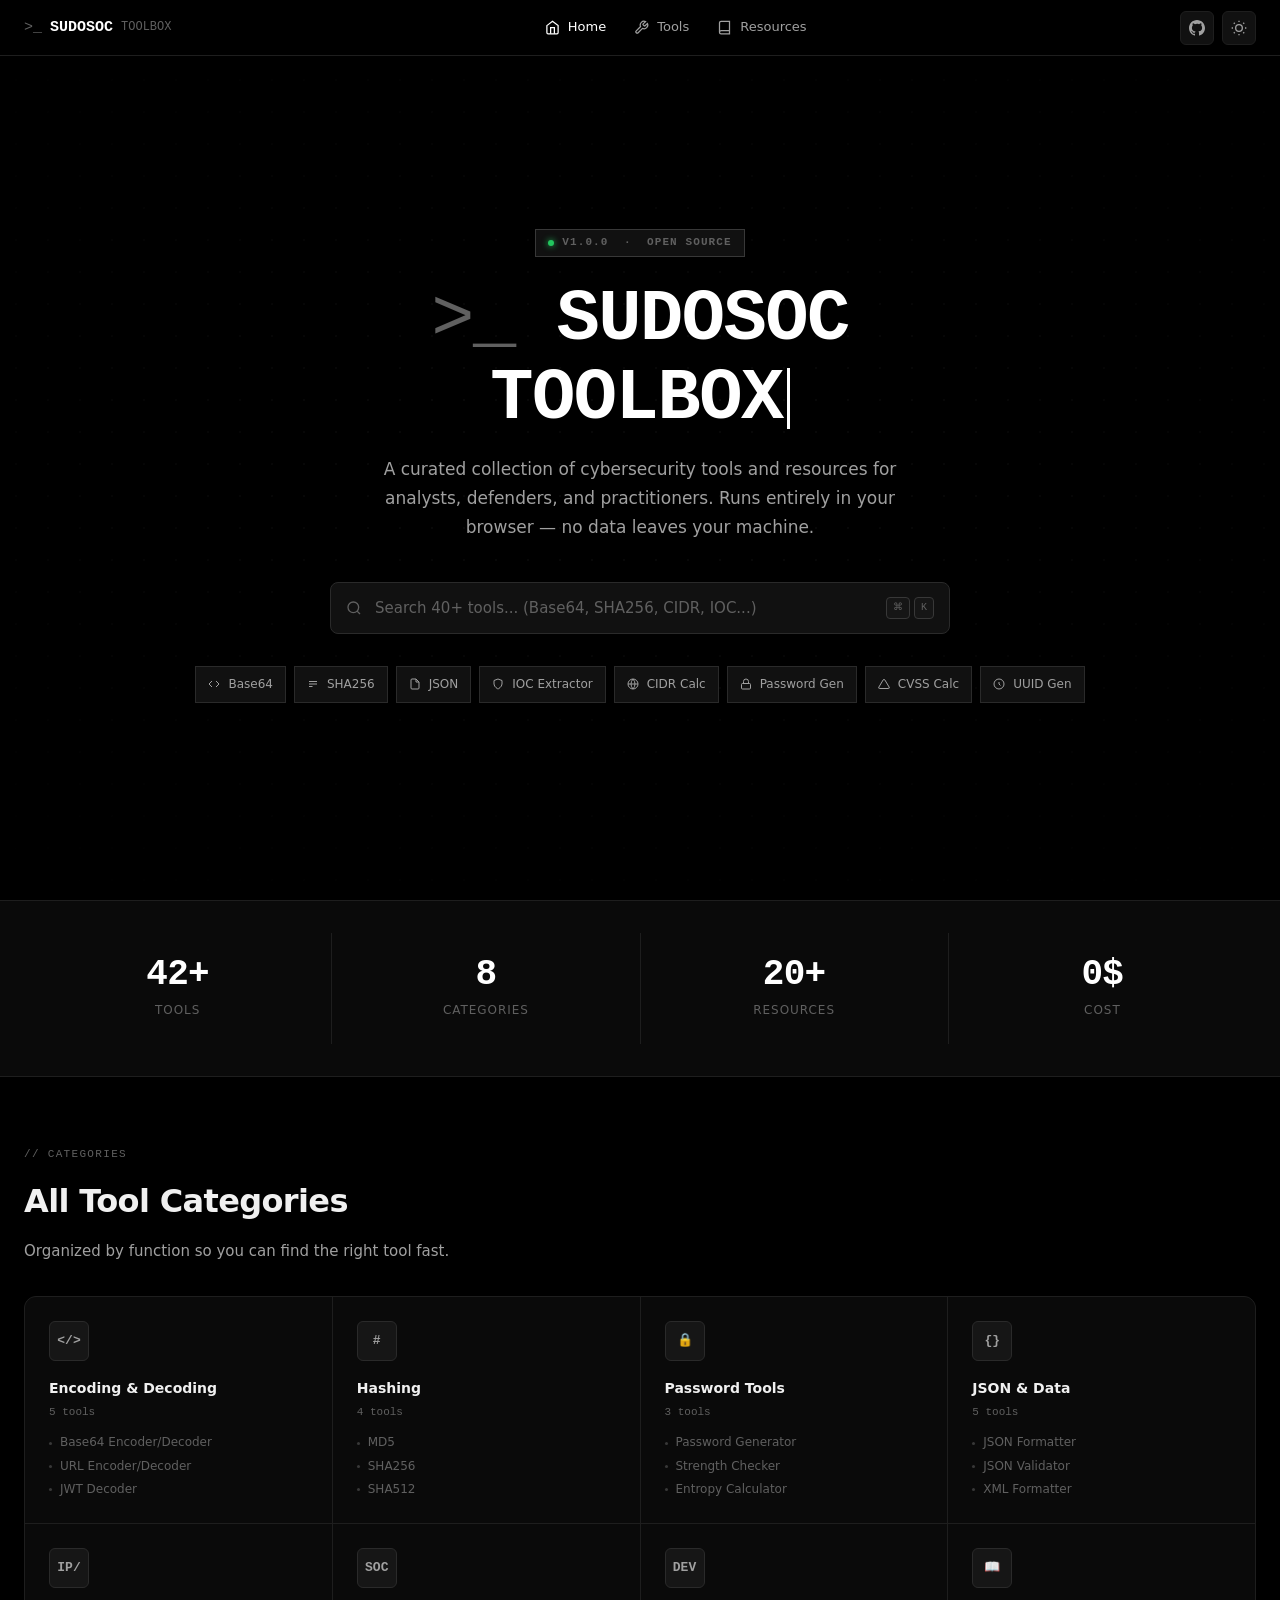
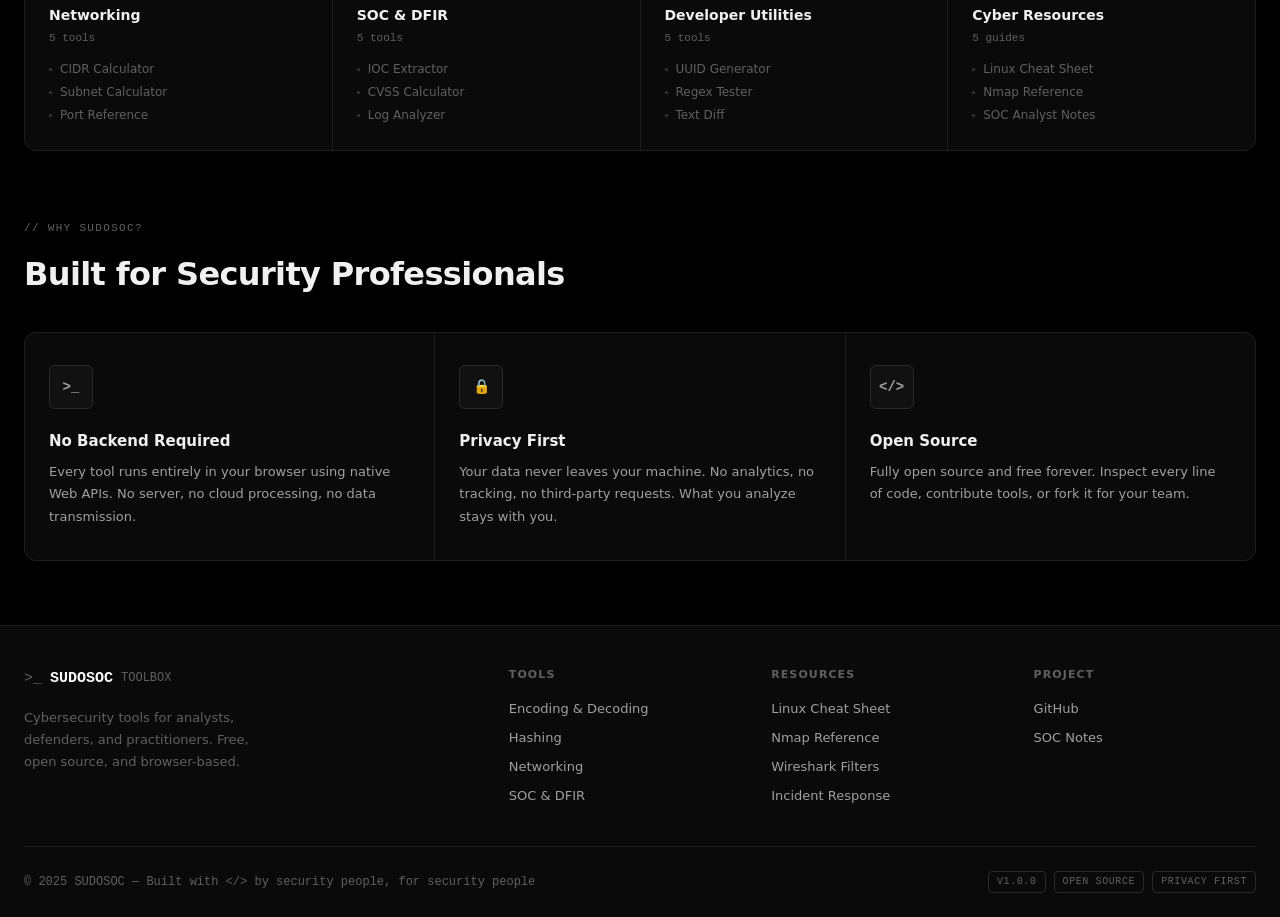
<file: index.html>
<!DOCTYPE html>
<html lang="en" data-theme="dark">
<head>
  <meta charset="UTF-8">
  <meta name="viewport" content="width=device-width, initial-scale=1.0">
  <meta http-equiv="Content-Security-Policy"
    content="default-src 'self'; script-src 'self' 'unsafe-inline'; style-src 'self' 'unsafe-inline'; img-src 'self' data:; connect-src 'none';">
  <meta name="description" content="SUDOSOC Toolbox — A curated collection of cybersecurity tools and resources for analysts, defenders, and practitioners.">
  <meta name="theme-color" content="#000000">
  <meta property="og:title" content="SUDOSOC Toolbox">
  <meta property="og:description" content="Cybersecurity tools and resources. Runs entirely in your browser.">
  <meta property="og:type" content="website">
  <title>SUDOSOC Toolbox — Cybersecurity Tools & Resources</title>
  <link rel="stylesheet" href="css/style.css">
  <link rel="icon" href="data:image/svg+xml,<svg xmlns='http://www.w3.org/2000/svg' viewBox='0 0 32 32'><rect width='32' height='32' fill='%23000'/><text x='4' y='24' font-family='monospace' font-size='20' fill='%23fff'>$_</text></svg>">
</head>
<body>

<!-- ═══ NAVIGATION ═══ -->
<nav class="nav" role="navigation" aria-label="Main navigation">
  <div class="nav-inner">
    <a href="index.html" class="nav-logo" aria-label="SUDOSOC Toolbox Home">
      <span class="logo-prompt">&gt;_</span>
      <span class="logo-cmd">SUDOSOC</span>
      <span class="logo-suffix">TOOLBOX</span>
    </a>

    <div class="nav-links" role="list">
      <a href="index.html" class="nav-link active" role="listitem">
        <svg viewBox="0 0 24 24" fill="none" stroke="currentColor" stroke-width="2"><path d="M3 9l9-7 9 7v11a2 2 0 01-2 2H5a2 2 0 01-2-2z"/><polyline points="9,22 9,12 15,12 15,22"/></svg>
        Home
      </a>
      <a href="tools.html" class="nav-link" role="listitem">
        <svg viewBox="0 0 24 24" fill="none" stroke="currentColor" stroke-width="2"><path d="M14.7 6.3a1 1 0 000 1.4l1.6 1.6a1 1 0 001.4 0l3.77-3.77a6 6 0 01-7.94 7.94l-6.91 6.91a2.12 2.12 0 01-3-3l6.91-6.91a6 6 0 017.94-7.94l-3.76 3.76z"/></svg>
        Tools
      </a>
      <a href="resources.html" class="nav-link" role="listitem">
        <svg viewBox="0 0 24 24" fill="none" stroke="currentColor" stroke-width="2"><path d="M4 19.5A2.5 2.5 0 016.5 17H20"/><path d="M6.5 2H20v20H6.5A2.5 2.5 0 014 19.5v-15A2.5 2.5 0 016.5 2z"/></svg>
        Resources
      </a>
    </div>

    <div class="nav-right">
      <a href="https://github.com" class="nav-action" aria-label="GitHub" target="_blank" rel="noopener noreferrer">
        <svg viewBox="0 0 24 24" fill="currentColor"><path d="M12 0C5.374 0 0 5.373 0 12c0 5.302 3.438 9.8 8.207 11.387.599.111.793-.261.793-.577v-2.234c-3.338.726-4.033-1.416-4.033-1.416-.546-1.387-1.333-1.756-1.333-1.756-1.089-.745.083-.729.083-.729 1.205.084 1.839 1.237 1.839 1.237 1.07 1.834 2.807 1.304 3.492.997.107-.775.418-1.305.762-1.604-2.665-.305-5.467-1.334-5.467-5.931 0-1.311.469-2.381 1.236-3.221-.124-.303-.535-1.524.117-3.176 0 0 1.008-.322 3.301 1.23A11.509 11.509 0 0112 5.803c1.02.005 2.047.138 3.006.404 2.291-1.552 3.297-1.23 3.297-1.23.653 1.653.242 2.874.118 3.176.77.84 1.235 1.911 1.235 3.221 0 4.609-2.807 5.624-5.479 5.921.43.372.823 1.102.823 2.222v3.293c0 .319.192.694.801.576C20.566 21.797 24 17.3 24 12c0-6.627-5.373-12-12-12z"/></svg>
      </a>
      <button class="nav-action" id="themeToggle" aria-label="Toggle light/dark mode">
        <svg id="themeIconDark" viewBox="0 0 24 24" fill="none" stroke="currentColor" stroke-width="2"><circle cx="12" cy="12" r="5"/><line x1="12" y1="1" x2="12" y2="3"/><line x1="12" y1="21" x2="12" y2="23"/><line x1="4.22" y1="4.22" x2="5.64" y2="5.64"/><line x1="18.36" y1="18.36" x2="19.78" y2="19.78"/><line x1="1" y1="12" x2="3" y2="12"/><line x1="21" y1="12" x2="23" y2="12"/><line x1="4.22" y1="19.78" x2="5.64" y2="18.36"/><line x1="18.36" y1="5.64" x2="19.78" y2="4.22"/></svg>
        <svg id="themeIconLight" viewBox="0 0 24 24" fill="none" stroke="currentColor" stroke-width="2" style="display:none"><path d="M21 12.79A9 9 0 1111.21 3 7 7 0 0021 12.79z"/></svg>
      </button>
      <button class="nav-hamburger" id="menuToggle" aria-label="Toggle menu" aria-expanded="false">
        <span></span><span></span><span></span>
      </button>
    </div>
  </div>
</nav>

<!-- Mobile Menu -->
<div class="mobile-menu" id="mobileMenu" role="navigation" aria-label="Mobile navigation">
  <a href="index.html" class="mobile-nav-link">Home</a>
  <a href="tools.html" class="mobile-nav-link">Tools</a>
  <a href="resources.html" class="mobile-nav-link">Resources</a>
</div>

<!-- ═══ HERO ═══ -->
<section class="hero" aria-label="Hero">
  <div class="hero-bg" aria-hidden="true"></div>

  <div class="hero-badge" aria-label="Status: Online">
    v1.0.0 &nbsp;·&nbsp; Open Source
  </div>

  <h1 class="hero-title">
    <span class="prompt">&gt;_&nbsp;</span>SUDOSOC<br>TOOLBOX<span class="cursor" aria-hidden="true"></span>
  </h1>

  <p class="hero-sub">
    A curated collection of cybersecurity tools and resources for analysts,
    defenders, and practitioners. Runs entirely in your browser — no data leaves your machine.
  </p>

  <!-- Search -->
  <div class="search-wrap" role="search">
    <div class="search-bar">
      <svg class="search-icon" viewBox="0 0 24 24" fill="none" stroke="currentColor" stroke-width="2" aria-hidden="true">
        <circle cx="11" cy="11" r="8"/><line x1="21" y1="21" x2="16.65" y2="16.65"/>
      </svg>
      <input
        type="search"
        class="search-input"
        id="heroSearch"
        placeholder="Search 40+ tools... (Base64, SHA256, CIDR, IOC...)"
        autocomplete="off"
        spellcheck="false"
        aria-label="Search tools"
        aria-autocomplete="list"
        aria-controls="heroSearchResults"
      >
      <div class="search-kbd" aria-hidden="true">
        <span class="kbd">⌘</span><span class="kbd">K</span>
      </div>
    </div>
    <div class="search-results" id="heroSearchResults" role="listbox" aria-label="Search results"></div>
  </div>

  <!-- Quick Pills -->
  <nav class="quick-pills" aria-label="Quick access">
    <a href="tools.html#base64" class="quick-pill">
      <svg viewBox="0 0 24 24" fill="none" stroke="currentColor" stroke-width="2"><polyline points="16 18 22 12 16 6"/><polyline points="8 6 2 12 8 18"/></svg>
      Base64
    </a>
    <a href="tools.html#sha256" class="quick-pill">
      <svg viewBox="0 0 24 24" fill="none" stroke="currentColor" stroke-width="2"><path d="M4 7h16M4 12h16M4 17h7"/></svg>
      SHA256
    </a>
    <a href="tools.html#json-formatter" class="quick-pill">
      <svg viewBox="0 0 24 24" fill="none" stroke="currentColor" stroke-width="2"><path d="M14 2H6a2 2 0 00-2 2v16a2 2 0 002 2h12a2 2 0 002-2V8z"/><polyline points="14 2 14 8 20 8"/></svg>
      JSON
    </a>
    <a href="tools.html#ioc-extractor" class="quick-pill">
      <svg viewBox="0 0 24 24" fill="none" stroke="currentColor" stroke-width="2"><path d="M12 22s8-4 8-10V5l-8-3-8 3v7c0 6 8 10 8 10z"/></svg>
      IOC Extractor
    </a>
    <a href="tools.html#cidr" class="quick-pill">
      <svg viewBox="0 0 24 24" fill="none" stroke="currentColor" stroke-width="2"><circle cx="12" cy="12" r="10"/><line x1="2" y1="12" x2="22" y2="12"/><path d="M12 2a15.3 15.3 0 014 10 15.3 15.3 0 01-4 10 15.3 15.3 0 01-4-10 15.3 15.3 0 014-10z"/></svg>
      CIDR Calc
    </a>
    <a href="tools.html#password-gen" class="quick-pill">
      <svg viewBox="0 0 24 24" fill="none" stroke="currentColor" stroke-width="2"><rect x="3" y="11" width="18" height="11" rx="2" ry="2"/><path d="M7 11V7a5 5 0 0110 0v4"/></svg>
      Password Gen
    </a>
    <a href="tools.html#cvss" class="quick-pill">
      <svg viewBox="0 0 24 24" fill="none" stroke="currentColor" stroke-width="2"><path d="M10.29 3.86L1.82 18a2 2 0 001.71 3h16.94a2 2 0 001.71-3L13.71 3.86a2 2 0 00-3.42 0z"/></svg>
      CVSS Calc
    </a>
    <a href="tools.html#uuid" class="quick-pill">
      <svg viewBox="0 0 24 24" fill="none" stroke="currentColor" stroke-width="2"><circle cx="12" cy="12" r="10"/><path d="M12 8v4l3 3"/></svg>
      UUID Gen
    </a>
  </nav>
</section>

<!-- ═══ STATS ═══ -->
<section class="stats" aria-label="Statistics">
  <div class="container">
    <div class="stats-inner">
      <div class="stat-item">
        <div class="stat-value">42+</div>
        <div class="stat-label">Tools</div>
      </div>
      <div class="stat-item">
        <div class="stat-value">8</div>
        <div class="stat-label">Categories</div>
      </div>
      <div class="stat-item">
        <div class="stat-value">20+</div>
        <div class="stat-label">Resources</div>
      </div>
      <div class="stat-item">
        <div class="stat-value">0$</div>
        <div class="stat-label">Cost</div>
      </div>
    </div>
  </div>
</section>

<!-- ═══ CATEGORIES ═══ -->
<section class="section" aria-labelledby="categoriesTitle">
  <div class="container">
    <div class="section-header">
      <div class="section-tag">// Categories</div>
      <h2 class="section-title" id="categoriesTitle">All Tool Categories</h2>
      <p class="section-desc">Organized by function so you can find the right tool fast.</p>
    </div>

    <div class="categories-grid" role="list">

      <a href="tools.html#encoding" class="cat-card" role="listitem" aria-label="Encoding & Decoding — 5 tools">
        <div class="cat-icon">&lt;/&gt;</div>
        <div>
          <div class="cat-name">Encoding &amp; Decoding</div>
          <div class="cat-count">5 tools</div>
          <div class="cat-tools">
            <span class="cat-tool">Base64 Encoder/Decoder</span>
            <span class="cat-tool">URL Encoder/Decoder</span>
            <span class="cat-tool">JWT Decoder</span>
          </div>
        </div>
        <svg class="cat-arrow" viewBox="0 0 24 24" fill="none" stroke="currentColor" stroke-width="2" aria-hidden="true"><path d="M5 12h14M12 5l7 7-7 7"/></svg>
      </a>

      <a href="tools.html#hashing" class="cat-card" role="listitem" aria-label="Hashing — 4 tools">
        <div class="cat-icon">#</div>
        <div>
          <div class="cat-name">Hashing</div>
          <div class="cat-count">4 tools</div>
          <div class="cat-tools">
            <span class="cat-tool">MD5</span>
            <span class="cat-tool">SHA256</span>
            <span class="cat-tool">SHA512</span>
          </div>
        </div>
        <svg class="cat-arrow" viewBox="0 0 24 24" fill="none" stroke="currentColor" stroke-width="2" aria-hidden="true"><path d="M5 12h14M12 5l7 7-7 7"/></svg>
      </a>

      <a href="tools.html#password" class="cat-card" role="listitem" aria-label="Password Tools — 3 tools">
        <div class="cat-icon">🔒</div>
        <div>
          <div class="cat-name">Password Tools</div>
          <div class="cat-count">3 tools</div>
          <div class="cat-tools">
            <span class="cat-tool">Password Generator</span>
            <span class="cat-tool">Strength Checker</span>
            <span class="cat-tool">Entropy Calculator</span>
          </div>
        </div>
        <svg class="cat-arrow" viewBox="0 0 24 24" fill="none" stroke="currentColor" stroke-width="2" aria-hidden="true"><path d="M5 12h14M12 5l7 7-7 7"/></svg>
      </a>

      <a href="tools.html#data" class="cat-card" role="listitem" aria-label="JSON & Data — 5 tools">
        <div class="cat-icon">{}</div>
        <div>
          <div class="cat-name">JSON &amp; Data</div>
          <div class="cat-count">5 tools</div>
          <div class="cat-tools">
            <span class="cat-tool">JSON Formatter</span>
            <span class="cat-tool">JSON Validator</span>
            <span class="cat-tool">XML Formatter</span>
          </div>
        </div>
        <svg class="cat-arrow" viewBox="0 0 24 24" fill="none" stroke="currentColor" stroke-width="2" aria-hidden="true"><path d="M5 12h14M12 5l7 7-7 7"/></svg>
      </a>

      <a href="tools.html#networking" class="cat-card" role="listitem" aria-label="Networking — 5 tools">
        <div class="cat-icon">IP/</div>
        <div>
          <div class="cat-name">Networking</div>
          <div class="cat-count">5 tools</div>
          <div class="cat-tools">
            <span class="cat-tool">CIDR Calculator</span>
            <span class="cat-tool">Subnet Calculator</span>
            <span class="cat-tool">Port Reference</span>
          </div>
        </div>
        <svg class="cat-arrow" viewBox="0 0 24 24" fill="none" stroke="currentColor" stroke-width="2" aria-hidden="true"><path d="M5 12h14M12 5l7 7-7 7"/></svg>
      </a>

      <a href="tools.html#soc" class="cat-card" role="listitem" aria-label="SOC & DFIR — 5 tools">
        <div class="cat-icon">SOC</div>
        <div>
          <div class="cat-name">SOC &amp; DFIR</div>
          <div class="cat-count">5 tools</div>
          <div class="cat-tools">
            <span class="cat-tool">IOC Extractor</span>
            <span class="cat-tool">CVSS Calculator</span>
            <span class="cat-tool">Log Analyzer</span>
          </div>
        </div>
        <svg class="cat-arrow" viewBox="0 0 24 24" fill="none" stroke="currentColor" stroke-width="2" aria-hidden="true"><path d="M5 12h14M12 5l7 7-7 7"/></svg>
      </a>

      <a href="tools.html#developer" class="cat-card" role="listitem" aria-label="Developer Utilities — 5 tools">
        <div class="cat-icon">DEV</div>
        <div>
          <div class="cat-name">Developer Utilities</div>
          <div class="cat-count">5 tools</div>
          <div class="cat-tools">
            <span class="cat-tool">UUID Generator</span>
            <span class="cat-tool">Regex Tester</span>
            <span class="cat-tool">Text Diff</span>
          </div>
        </div>
        <svg class="cat-arrow" viewBox="0 0 24 24" fill="none" stroke="currentColor" stroke-width="2" aria-hidden="true"><path d="M5 12h14M12 5l7 7-7 7"/></svg>
      </a>

      <a href="resources.html" class="cat-card" role="listitem" aria-label="Cyber Resources — 5 guides">
        <div class="cat-icon">📖</div>
        <div>
          <div class="cat-name">Cyber Resources</div>
          <div class="cat-count">5 guides</div>
          <div class="cat-tools">
            <span class="cat-tool">Linux Cheat Sheet</span>
            <span class="cat-tool">Nmap Reference</span>
            <span class="cat-tool">SOC Analyst Notes</span>
          </div>
        </div>
        <svg class="cat-arrow" viewBox="0 0 24 24" fill="none" stroke="currentColor" stroke-width="2" aria-hidden="true"><path d="M5 12h14M12 5l7 7-7 7"/></svg>
      </a>

    </div>
  </div>
</section>

<!-- ═══ FEATURES ═══ -->
<section class="section" style="padding-top:0" aria-labelledby="featuresTitle">
  <div class="container">
    <div class="section-header">
      <div class="section-tag">// Why SUDOSOC?</div>
      <h2 class="section-title" id="featuresTitle">Built for Security Professionals</h2>
    </div>
    <div class="features-grid">
      <div class="feature-card">
        <div class="feature-icon">&gt;_</div>
        <div class="feature-title">No Backend Required</div>
        <p class="feature-desc">Every tool runs entirely in your browser using native Web APIs. No server, no cloud processing, no data transmission.</p>
      </div>
      <div class="feature-card">
        <div class="feature-icon">🔒</div>
        <div class="feature-title">Privacy First</div>
        <p class="feature-desc">Your data never leaves your machine. No analytics, no tracking, no third-party requests. What you analyze stays with you.</p>
      </div>
      <div class="feature-card">
        <div class="feature-icon">&lt;/&gt;</div>
        <div class="feature-title">Open Source</div>
        <p class="feature-desc">Fully open source and free forever. Inspect every line of code, contribute tools, or fork it for your team.</p>
      </div>
    </div>
  </div>
</section>

<!-- ═══ FOOTER ═══ -->
<footer class="footer" role="contentinfo">
  <div class="container">
    <div class="footer-inner">
      <div class="footer-brand">
        <a href="index.html" class="nav-logo">
          <span class="logo-prompt">&gt;_</span>
          <span class="logo-cmd">SUDOSOC</span>
          <span class="logo-suffix">TOOLBOX</span>
        </a>
        <p class="footer-tagline">Cybersecurity tools for analysts, defenders, and practitioners. Free, open source, and browser-based.</p>
      </div>
      <div>
        <div class="footer-col-title">Tools</div>
        <nav class="footer-links" aria-label="Tools footer links">
          <a href="tools.html#encoding" class="footer-link">Encoding &amp; Decoding</a>
          <a href="tools.html#hashing" class="footer-link">Hashing</a>
          <a href="tools.html#networking" class="footer-link">Networking</a>
          <a href="tools.html#soc" class="footer-link">SOC &amp; DFIR</a>
        </nav>
      </div>
      <div>
        <div class="footer-col-title">Resources</div>
        <nav class="footer-links" aria-label="Resources footer links">
          <a href="resources.html#linux" class="footer-link">Linux Cheat Sheet</a>
          <a href="resources.html#nmap" class="footer-link">Nmap Reference</a>
          <a href="resources.html#wireshark" class="footer-link">Wireshark Filters</a>
          <a href="resources.html#ir" class="footer-link">Incident Response</a>
        </nav>
      </div>
      <div>
        <div class="footer-col-title">Project</div>
        <nav class="footer-links" aria-label="Project footer links">
          <a href="https://github.com" class="footer-link" target="_blank" rel="noopener">GitHub</a>
          <a href="resources.html#soc-notes" class="footer-link">SOC Notes</a>
        </nav>
      </div>
    </div>
    <div class="footer-bottom">
      <div class="footer-copy">
        &copy; 2025 SUDOSOC — Built with &lt;/&gt; by security people, for security people
      </div>
      <div class="footer-badges">
        <span class="footer-badge">v1.0.0</span>
        <span class="footer-badge">Open Source</span>
        <span class="footer-badge">Privacy First</span>
      </div>
    </div>
  </div>
</footer>

<!-- Toast Container -->
<div class="toast-container" id="toastContainer" aria-live="polite" aria-label="Notifications"></div>

<script src="js/components/toast.js"></script>
<script src="js/components/modal.js"></script>
<script src="js/search.js"></script>
<script src="js/tools/encoding.js"></script>
<script src="js/tools/hashing.js"></script>
<script src="js/tools/password.js"></script>
<script src="js/tools/data.js"></script>
<script src="js/tools/network.js"></script>
<script src="js/tools/soc.js"></script>
<script src="js/tools/dev.js"></script>
<script src="js/app.js"></script>
</body>
</html>
</file>
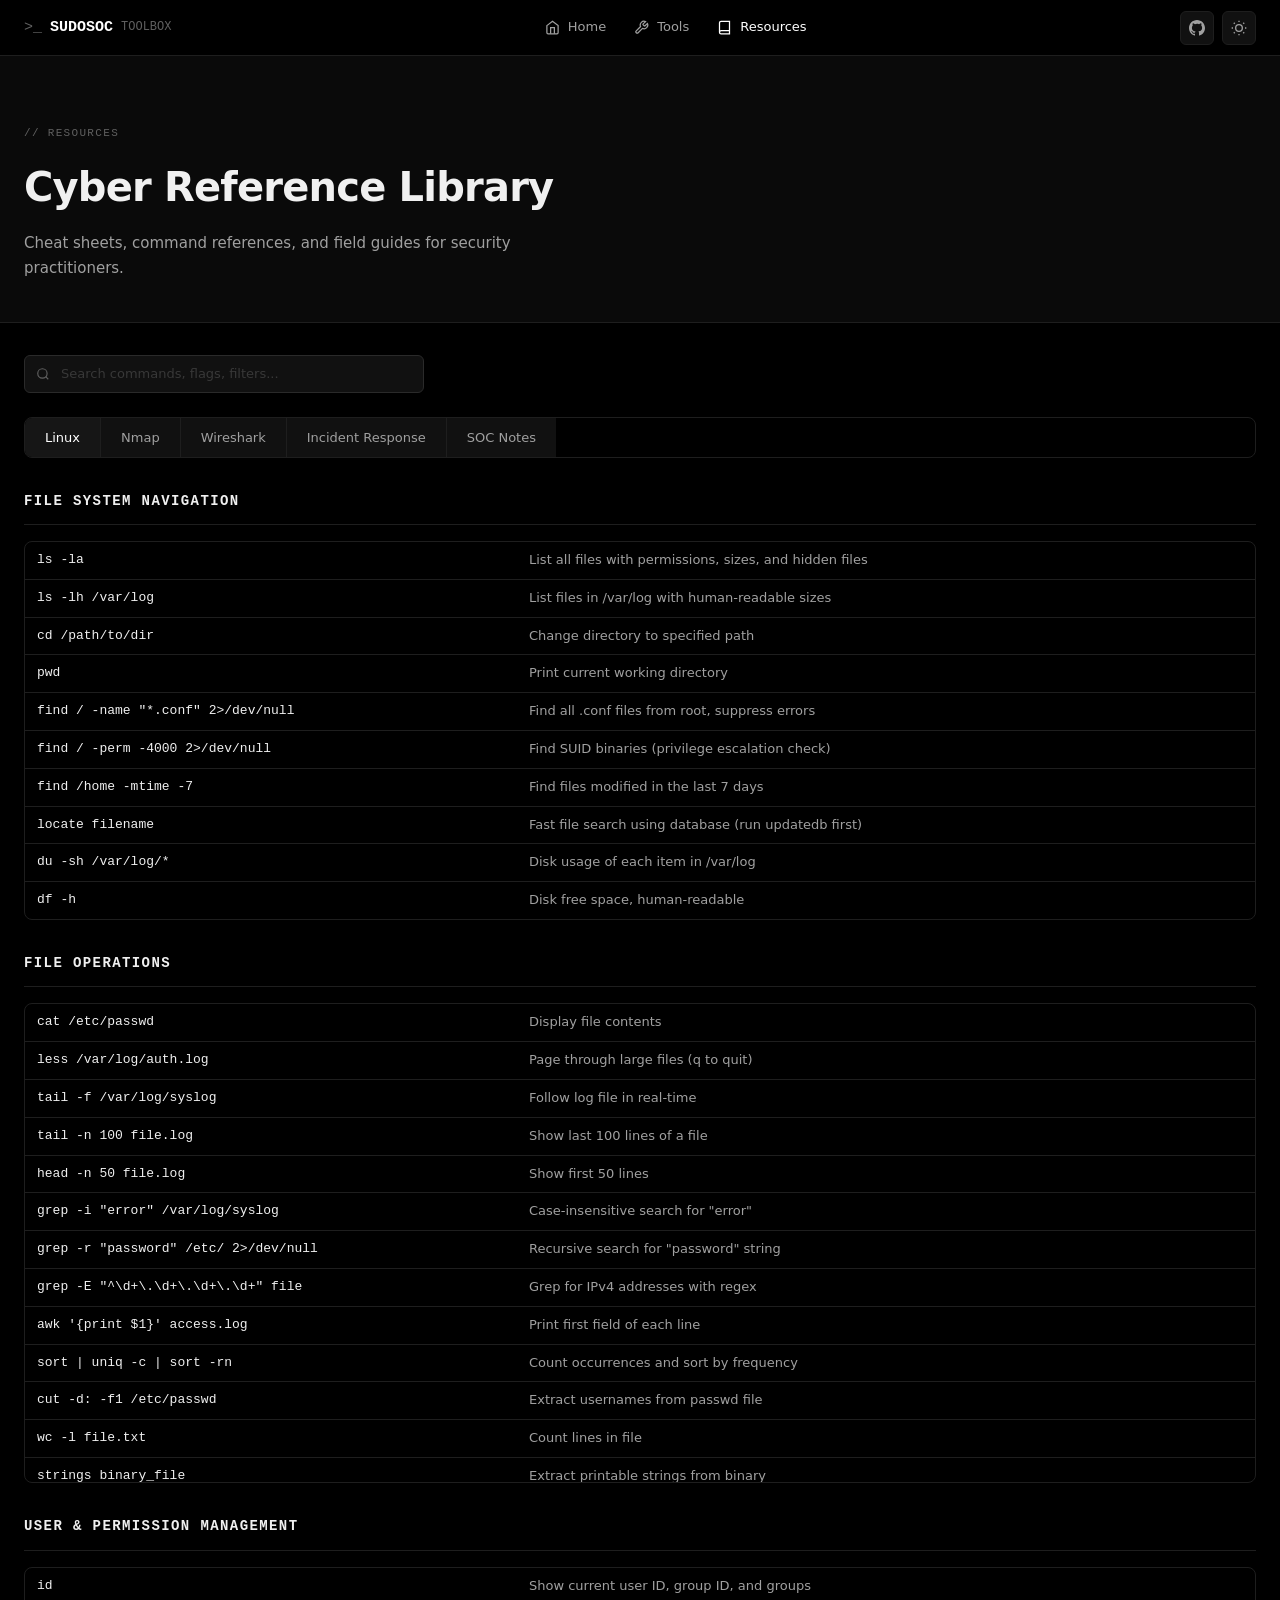
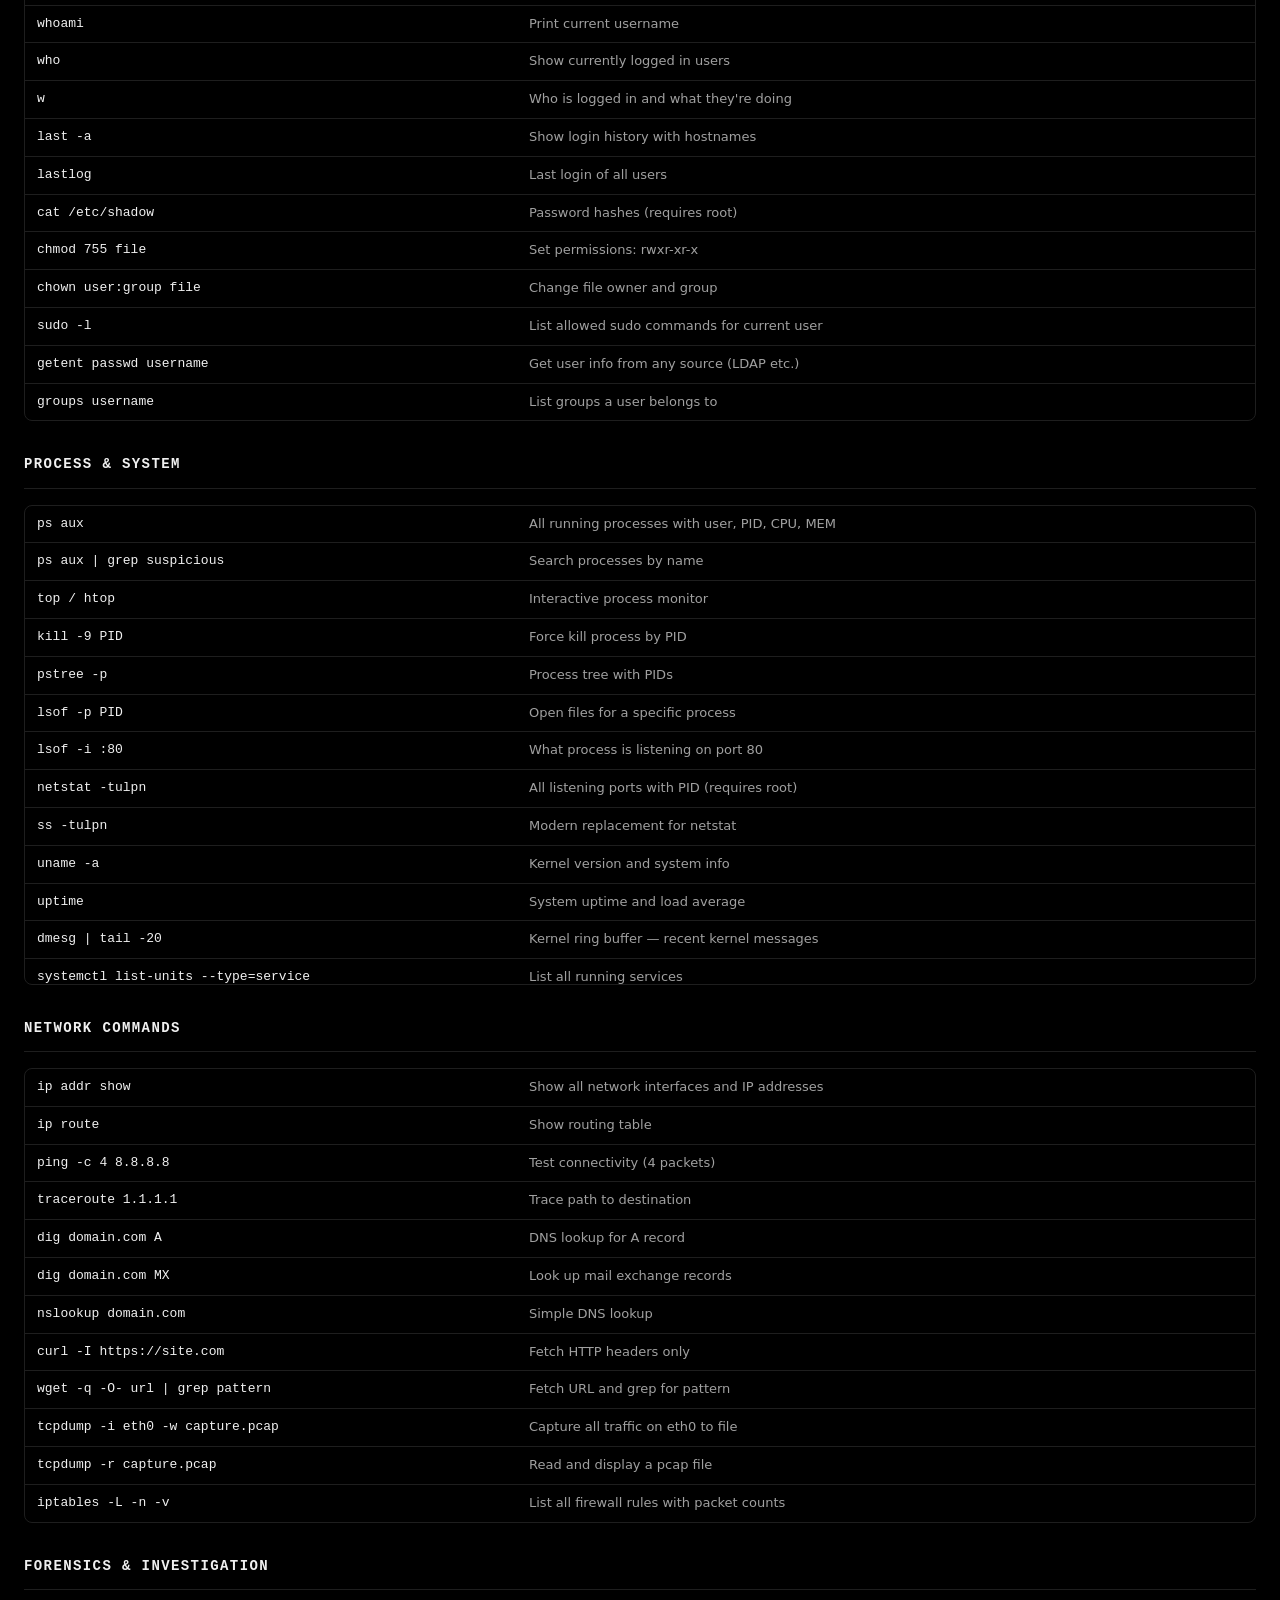
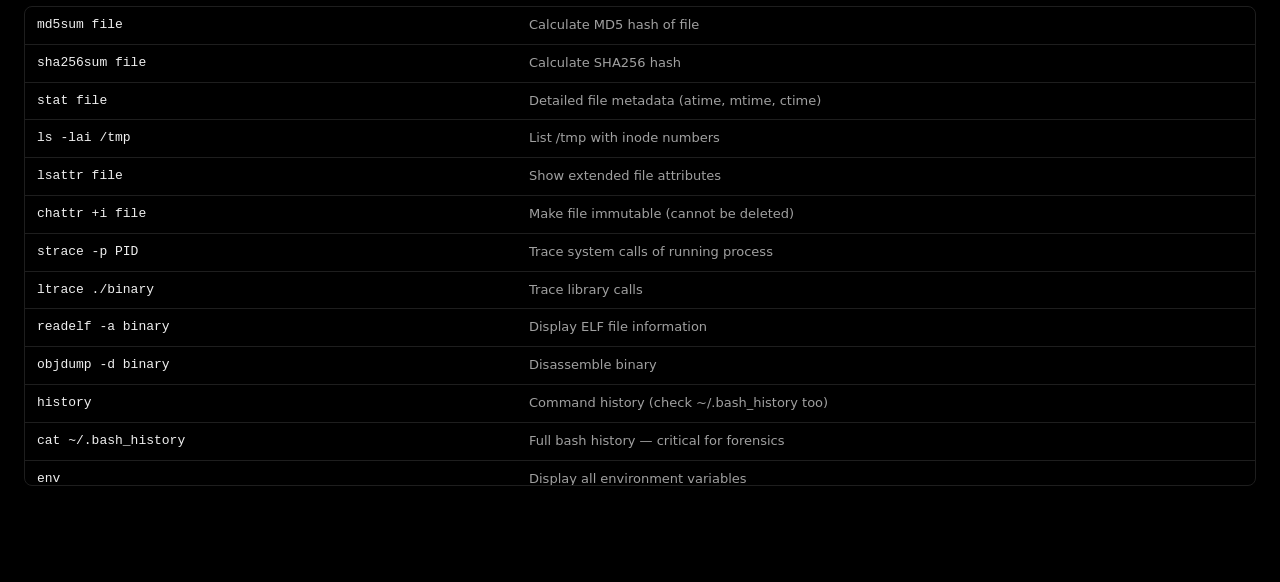
<file: resources.html>
<!DOCTYPE html>
<html lang="en" data-theme="dark">
<head>
  <meta charset="UTF-8">
  <meta name="viewport" content="width=device-width, initial-scale=1.0">
  <meta http-equiv="Content-Security-Policy"
    content="default-src 'self'; script-src 'self' 'unsafe-inline'; style-src 'self' 'unsafe-inline'; img-src 'self' data:; connect-src 'none';">
  <meta name="description" content="SUDOSOC Toolbox — Cybersecurity cheat sheets, guides, and reference material.">
  <title>Resources — SUDOSOC Toolbox</title>
  <link rel="stylesheet" href="css/style.css">
  <link rel="icon" href="data:image/svg+xml,<svg xmlns='http://www.w3.org/2000/svg' viewBox='0 0 32 32'><rect width='32' height='32' fill='%23000'/><text x='4' y='24' font-family='monospace' font-size='20' fill='%23fff'>$_</text></svg>">
  <style>
    .res-tabs { display:flex; gap:0; border:1px solid var(--border); border-radius:var(--r-md); overflow:hidden; flex-wrap:wrap; }
    .res-tab { padding:var(--sp-3) var(--sp-5); font-size:13px; font-weight:500; color:var(--text-2); background:var(--bg-2); border:none; cursor:pointer; border-right:1px solid var(--border); transition:all var(--t-fast); }
    .res-tab:last-child { border-right:none; }
    .res-tab:hover { color:var(--text); background:var(--bg-3); }
    .res-tab.active { color:var(--accent); background:var(--bg-3); }
    .res-panel { display:none; } .res-panel.active { display:block; }
    .cmd { font-family:var(--font-mono); color:var(--text); }
    .flag { color:var(--text-2); }
    .comment { color:var(--text-3); font-style:italic; }
    .res-search { position:relative; max-width:400px; margin-bottom:var(--sp-6); }
    .res-search-icon { position:absolute; left:12px; top:50%; transform:translateY(-50%); color:var(--text-3); width:14px; height:14px; pointer-events:none; }
    .res-search input { width:100%; height:38px; padding:0 12px 0 36px; background:var(--bg-2); border:1px solid var(--border-2); border-radius:var(--r); color:var(--text); font-size:13px; outline:none; transition:border-color var(--t-fast); }
    .res-search input:focus { border-color:var(--border-focus); }
    .res-search input::placeholder { color:var(--text-4); }
    .highlight { background:rgba(255,255,255,0.15); border-radius:2px; }
    [data-theme="light"] .highlight { background:rgba(0,0,0,0.1); }
  </style>
</head>
<body>

<nav class="nav" role="navigation" aria-label="Main navigation">
  <div class="nav-inner">
    <a href="index.html" class="nav-logo">
      <span class="logo-prompt">&gt;_</span>
      <span class="logo-cmd">SUDOSOC</span>
      <span class="logo-suffix">TOOLBOX</span>
    </a>
    <div class="nav-links" role="list">
      <a href="index.html" class="nav-link" role="listitem">
        <svg viewBox="0 0 24 24" fill="none" stroke="currentColor" stroke-width="2"><path d="M3 9l9-7 9 7v11a2 2 0 01-2 2H5a2 2 0 01-2-2z"/><polyline points="9,22 9,12 15,12 15,22"/></svg>Home
      </a>
      <a href="tools.html" class="nav-link" role="listitem">
        <svg viewBox="0 0 24 24" fill="none" stroke="currentColor" stroke-width="2"><path d="M14.7 6.3a1 1 0 000 1.4l1.6 1.6a1 1 0 001.4 0l3.77-3.77a6 6 0 01-7.94 7.94l-6.91 6.91a2.12 2.12 0 01-3-3l6.91-6.91a6 6 0 017.94-7.94l-3.76 3.76z"/></svg>Tools
      </a>
      <a href="resources.html" class="nav-link active" role="listitem">
        <svg viewBox="0 0 24 24" fill="none" stroke="currentColor" stroke-width="2"><path d="M4 19.5A2.5 2.5 0 016.5 17H20"/><path d="M6.5 2H20v20H6.5A2.5 2.5 0 014 19.5v-15A2.5 2.5 0 016.5 2z"/></svg>Resources
      </a>
    </div>
    <div class="nav-right">
      <a href="https://github.com" class="nav-action" aria-label="GitHub" target="_blank" rel="noopener noreferrer">
        <svg viewBox="0 0 24 24" fill="currentColor"><path d="M12 0C5.374 0 0 5.373 0 12c0 5.302 3.438 9.8 8.207 11.387.599.111.793-.261.793-.577v-2.234c-3.338.726-4.033-1.416-4.033-1.416-.546-1.387-1.333-1.756-1.333-1.756-1.089-.745.083-.729.083-.729 1.205.084 1.839 1.237 1.839 1.237 1.07 1.834 2.807 1.304 3.492.997.107-.775.418-1.305.762-1.604-2.665-.305-5.467-1.334-5.467-5.931 0-1.311.469-2.381 1.236-3.221-.124-.303-.535-1.524.117-3.176 0 0 1.008-.322 3.301 1.23A11.509 11.509 0 0112 5.803c1.02.005 2.047.138 3.006.404 2.291-1.552 3.297-1.23 3.297-1.23.653 1.653.242 2.874.118 3.176.77.84 1.235 1.911 1.235 3.221 0 4.609-2.807 5.624-5.479 5.921.43.372.823 1.102.823 2.222v3.293c0 .319.192.694.801.576C20.566 21.797 24 17.3 24 12c0-6.627-5.373-12-12-12z"/></svg>
      </a>
      <button class="nav-action" id="themeToggle" aria-label="Toggle theme">
        <svg id="themeIconDark" viewBox="0 0 24 24" fill="none" stroke="currentColor" stroke-width="2"><circle cx="12" cy="12" r="5"/><line x1="12" y1="1" x2="12" y2="3"/><line x1="12" y1="21" x2="12" y2="23"/><line x1="4.22" y1="4.22" x2="5.64" y2="5.64"/><line x1="18.36" y1="18.36" x2="19.78" y2="19.78"/><line x1="1" y1="12" x2="3" y2="12"/><line x1="21" y1="12" x2="23" y2="12"/><line x1="4.22" y1="19.78" x2="5.64" y2="18.36"/><line x1="18.36" y1="5.64" x2="19.78" y2="4.22"/></svg>
        <svg id="themeIconLight" viewBox="0 0 24 24" fill="none" stroke="currentColor" stroke-width="2" style="display:none"><path d="M21 12.79A9 9 0 1111.21 3 7 7 0 0021 12.79z"/></svg>
      </button>
      <button class="nav-hamburger" id="menuToggle" aria-label="Toggle menu" aria-expanded="false">
        <span></span><span></span><span></span>
      </button>
    </div>
  </div>
</nav>
<div class="mobile-menu" id="mobileMenu">
  <a href="index.html" class="mobile-nav-link">Home</a>
  <a href="tools.html" class="mobile-nav-link">Tools</a>
  <a href="resources.html" class="mobile-nav-link">Resources</a>
</div>

<!-- Hero -->
<div class="resources-page">
  <div class="resources-hero">
    <div class="container">
      <div class="section-tag">// Resources</div>
      <h1 class="section-title" style="font-size:clamp(24px,4vw,40px)">Cyber Reference Library</h1>
      <p class="section-desc">Cheat sheets, command references, and field guides for security practitioners.</p>
    </div>
  </div>

  <div class="container" style="padding-top:var(--sp-8); padding-bottom:var(--sp-16)">

    <!-- Search -->
    <div class="res-search">
      <svg class="res-search-icon" viewBox="0 0 24 24" fill="none" stroke="currentColor" stroke-width="2" aria-hidden="true"><circle cx="11" cy="11" r="8"/><line x1="21" y1="21" x2="16.65" y2="16.65"/></svg>
      <input type="search" id="resSearch" placeholder="Search commands, flags, filters..." autocomplete="off" aria-label="Search resources">
    </div>

    <!-- Tabs -->
    <div class="res-tabs" role="tablist" style="margin-bottom:var(--sp-8)">
      <button class="res-tab active" data-tab="linux" role="tab" aria-selected="true" id="tab-linux">Linux</button>
      <button class="res-tab" data-tab="nmap" role="tab" aria-selected="false" id="tab-nmap">Nmap</button>
      <button class="res-tab" data-tab="wireshark" role="tab" aria-selected="false" id="tab-wireshark">Wireshark</button>
      <button class="res-tab" data-tab="ir" role="tab" aria-selected="false" id="tab-ir">Incident Response</button>
      <button class="res-tab" data-tab="soc" role="tab" aria-selected="false" id="tab-soc">SOC Notes</button>
    </div>

    <!-- ═══ LINUX ═══ -->
    <div class="res-panel active" id="panel-linux" role="tabpanel" aria-labelledby="tab-linux">
      <div class="cheatsheet" id="linux" style="max-width:100%;padding:0">

        <div class="cheatsheet-section">
          <div class="cheatsheet-section-title">File System Navigation</div>
          <div class="table-wrap"><table class="cmd-table">
            <tr><td>ls -la</td><td>List all files with permissions, sizes, and hidden files</td></tr>
            <tr><td>ls -lh /var/log</td><td>List files in /var/log with human-readable sizes</td></tr>
            <tr><td>cd /path/to/dir</td><td>Change directory to specified path</td></tr>
            <tr><td>pwd</td><td>Print current working directory</td></tr>
            <tr><td>find / -name "*.conf" 2>/dev/null</td><td>Find all .conf files from root, suppress errors</td></tr>
            <tr><td>find / -perm -4000 2>/dev/null</td><td>Find SUID binaries (privilege escalation check)</td></tr>
            <tr><td>find /home -mtime -7</td><td>Find files modified in the last 7 days</td></tr>
            <tr><td>locate filename</td><td>Fast file search using database (run updatedb first)</td></tr>
            <tr><td>du -sh /var/log/*</td><td>Disk usage of each item in /var/log</td></tr>
            <tr><td>df -h</td><td>Disk free space, human-readable</td></tr>
          </table></div>
        </div>

        <div class="cheatsheet-section">
          <div class="cheatsheet-section-title">File Operations</div>
          <div class="table-wrap"><table class="cmd-table">
            <tr><td>cat /etc/passwd</td><td>Display file contents</td></tr>
            <tr><td>less /var/log/auth.log</td><td>Page through large files (q to quit)</td></tr>
            <tr><td>tail -f /var/log/syslog</td><td>Follow log file in real-time</td></tr>
            <tr><td>tail -n 100 file.log</td><td>Show last 100 lines of a file</td></tr>
            <tr><td>head -n 50 file.log</td><td>Show first 50 lines</td></tr>
            <tr><td>grep -i "error" /var/log/syslog</td><td>Case-insensitive search for "error"</td></tr>
            <tr><td>grep -r "password" /etc/ 2>/dev/null</td><td>Recursive search for "password" string</td></tr>
            <tr><td>grep -E "^\d+\.\d+\.\d+\.\d+" file</td><td>Grep for IPv4 addresses with regex</td></tr>
            <tr><td>awk '{print $1}' access.log</td><td>Print first field of each line</td></tr>
            <tr><td>sort | uniq -c | sort -rn</td><td>Count occurrences and sort by frequency</td></tr>
            <tr><td>cut -d: -f1 /etc/passwd</td><td>Extract usernames from passwd file</td></tr>
            <tr><td>wc -l file.txt</td><td>Count lines in file</td></tr>
            <tr><td>strings binary_file</td><td>Extract printable strings from binary</td></tr>
            <tr><td>xxd file | head -20</td><td>Hex dump of file (first 20 lines)</td></tr>
            <tr><td>file suspicious</td><td>Identify file type regardless of extension</td></tr>
          </table></div>
        </div>

        <div class="cheatsheet-section">
          <div class="cheatsheet-section-title">User & Permission Management</div>
          <div class="table-wrap"><table class="cmd-table">
            <tr><td>id</td><td>Show current user ID, group ID, and groups</td></tr>
            <tr><td>whoami</td><td>Print current username</td></tr>
            <tr><td>who</td><td>Show currently logged in users</td></tr>
            <tr><td>w</td><td>Who is logged in and what they're doing</td></tr>
            <tr><td>last -a</td><td>Show login history with hostnames</td></tr>
            <tr><td>lastlog</td><td>Last login of all users</td></tr>
            <tr><td>cat /etc/shadow</td><td>Password hashes (requires root)</td></tr>
            <tr><td>chmod 755 file</td><td>Set permissions: rwxr-xr-x</td></tr>
            <tr><td>chown user:group file</td><td>Change file owner and group</td></tr>
            <tr><td>sudo -l</td><td>List allowed sudo commands for current user</td></tr>
            <tr><td>getent passwd username</td><td>Get user info from any source (LDAP etc.)</td></tr>
            <tr><td>groups username</td><td>List groups a user belongs to</td></tr>
          </table></div>
        </div>

        <div class="cheatsheet-section">
          <div class="cheatsheet-section-title">Process & System</div>
          <div class="table-wrap"><table class="cmd-table">
            <tr><td>ps aux</td><td>All running processes with user, PID, CPU, MEM</td></tr>
            <tr><td>ps aux | grep suspicious</td><td>Search processes by name</td></tr>
            <tr><td>top / htop</td><td>Interactive process monitor</td></tr>
            <tr><td>kill -9 PID</td><td>Force kill process by PID</td></tr>
            <tr><td>pstree -p</td><td>Process tree with PIDs</td></tr>
            <tr><td>lsof -p PID</td><td>Open files for a specific process</td></tr>
            <tr><td>lsof -i :80</td><td>What process is listening on port 80</td></tr>
            <tr><td>netstat -tulpn</td><td>All listening ports with PID (requires root)</td></tr>
            <tr><td>ss -tulpn</td><td>Modern replacement for netstat</td></tr>
            <tr><td>uname -a</td><td>Kernel version and system info</td></tr>
            <tr><td>uptime</td><td>System uptime and load average</td></tr>
            <tr><td>dmesg | tail -20</td><td>Kernel ring buffer — recent kernel messages</td></tr>
            <tr><td>systemctl list-units --type=service</td><td>List all running services</td></tr>
            <tr><td>journalctl -u service -n 100</td><td>Last 100 log lines for a systemd service</td></tr>
            <tr><td>crontab -l</td><td>List scheduled cron jobs for current user</td></tr>
            <tr><td>cat /etc/crontab</td><td>System-wide cron jobs</td></tr>
          </table></div>
        </div>

        <div class="cheatsheet-section">
          <div class="cheatsheet-section-title">Network Commands</div>
          <div class="table-wrap"><table class="cmd-table">
            <tr><td>ip addr show</td><td>Show all network interfaces and IP addresses</td></tr>
            <tr><td>ip route</td><td>Show routing table</td></tr>
            <tr><td>ping -c 4 8.8.8.8</td><td>Test connectivity (4 packets)</td></tr>
            <tr><td>traceroute 1.1.1.1</td><td>Trace path to destination</td></tr>
            <tr><td>dig domain.com A</td><td>DNS lookup for A record</td></tr>
            <tr><td>dig domain.com MX</td><td>Look up mail exchange records</td></tr>
            <tr><td>nslookup domain.com</td><td>Simple DNS lookup</td></tr>
            <tr><td>curl -I https://site.com</td><td>Fetch HTTP headers only</td></tr>
            <tr><td>wget -q -O- url | grep pattern</td><td>Fetch URL and grep for pattern</td></tr>
            <tr><td>tcpdump -i eth0 -w capture.pcap</td><td>Capture all traffic on eth0 to file</td></tr>
            <tr><td>tcpdump -r capture.pcap</td><td>Read and display a pcap file</td></tr>
            <tr><td>iptables -L -n -v</td><td>List all firewall rules with packet counts</td></tr>
          </table></div>
        </div>

        <div class="cheatsheet-section">
          <div class="cheatsheet-section-title">Forensics & Investigation</div>
          <div class="table-wrap"><table class="cmd-table">
            <tr><td>md5sum file</td><td>Calculate MD5 hash of file</td></tr>
            <tr><td>sha256sum file</td><td>Calculate SHA256 hash</td></tr>
            <tr><td>stat file</td><td>Detailed file metadata (atime, mtime, ctime)</td></tr>
            <tr><td>ls -lai /tmp</td><td>List /tmp with inode numbers</td></tr>
            <tr><td>lsattr file</td><td>Show extended file attributes</td></tr>
            <tr><td>chattr +i file</td><td>Make file immutable (cannot be deleted)</td></tr>
            <tr><td>strace -p PID</td><td>Trace system calls of running process</td></tr>
            <tr><td>ltrace ./binary</td><td>Trace library calls</td></tr>
            <tr><td>readelf -a binary</td><td>Display ELF file information</td></tr>
            <tr><td>objdump -d binary</td><td>Disassemble binary</td></tr>
            <tr><td>history</td><td>Command history (check ~/.bash_history too)</td></tr>
            <tr><td>cat ~/.bash_history</td><td>Full bash history — critical for forensics</td></tr>
            <tr><td>env</td><td>Display all environment variables</td></tr>
            <tr><td>mount</td><td>Show all mounted filesystems</td></tr>
            <tr><td>lsmod</td><td>List loaded kernel modules (rootkit check)</td></tr>
          </table></div>
        </div>

      </div>
    </div><!-- /panel-linux -->

    <!-- ═══ NMAP ═══ -->
    <div class="res-panel" id="panel-nmap" role="tabpanel" aria-labelledby="tab-nmap">
      <div class="cheatsheet" style="max-width:100%;padding:0">

        <div class="cheatsheet-section">
          <div class="cheatsheet-section-title">Basic Scanning</div>
          <div class="table-wrap"><table class="cmd-table">
            <tr><td>nmap 192.168.1.1</td><td>Basic scan of a single host (top 1000 ports)</td></tr>
            <tr><td>nmap 192.168.1.0/24</td><td>Scan entire subnet</td></tr>
            <tr><td>nmap -iL targets.txt</td><td>Scan targets from a file</td></tr>
            <tr><td>nmap 192.168.1.1-254</td><td>Scan range of IPs</td></tr>
            <tr><td>nmap -p 22,80,443 host</td><td>Scan specific ports</td></tr>
            <tr><td>nmap -p- host</td><td>Scan all 65535 ports</td></tr>
            <tr><td>nmap -p 1-1000 host</td><td>Scan port range 1-1000</td></tr>
            <tr><td>nmap --top-ports 100 host</td><td>Scan top 100 most common ports</td></tr>
          </table></div>
        </div>

        <div class="cheatsheet-section">
          <div class="cheatsheet-section-title">Scan Techniques</div>
          <div class="table-wrap"><table class="cmd-table">
            <tr><td>nmap -sS host</td><td>SYN scan (stealth, default with root) — most common</td></tr>
            <tr><td>nmap -sT host</td><td>TCP connect scan (no root required)</td></tr>
            <tr><td>nmap -sU host</td><td>UDP scan (slow but important)</td></tr>
            <tr><td>nmap -sA host</td><td>ACK scan — firewall rule mapping</td></tr>
            <tr><td>nmap -sN host</td><td>NULL scan — no flags set</td></tr>
            <tr><td>nmap -sF host</td><td>FIN scan</td></tr>
            <tr><td>nmap -sX host</td><td>Xmas scan — FIN, PSH, URG flags</td></tr>
            <tr><td>nmap -sW host</td><td>Window scan</td></tr>
            <tr><td>nmap -sO host</td><td>IP protocol scan</td></tr>
            <tr><td>nmap -sn 192.168.1.0/24</td><td>Ping scan / host discovery only (no port scan)</td></tr>
            <tr><td>nmap -Pn host</td><td>Skip ping, treat all hosts as up</td></tr>
          </table></div>
        </div>

        <div class="cheatsheet-section">
          <div class="cheatsheet-section-title">Service & OS Detection</div>
          <div class="table-wrap"><table class="cmd-table">
            <tr><td>nmap -sV host</td><td>Detect service versions</td></tr>
            <tr><td>nmap -sV --version-intensity 9 host</td><td>Aggressive version detection</td></tr>
            <tr><td>nmap -O host</td><td>OS detection (requires root)</td></tr>
            <tr><td>nmap -A host</td><td>Aggressive scan: OS + version + scripts + traceroute</td></tr>
            <tr><td>nmap -sV -O --osscan-guess host</td><td>Guess OS when detection is uncertain</td></tr>
          </table></div>
        </div>

        <div class="cheatsheet-section">
          <div class="cheatsheet-section-title">NSE Scripts</div>
          <div class="table-wrap"><table class="cmd-table">
            <tr><td>nmap -sC host</td><td>Run default scripts (equivalent to --script=default)</td></tr>
            <tr><td>nmap --script=vuln host</td><td>Run vulnerability detection scripts</td></tr>
            <tr><td>nmap --script=auth host</td><td>Check for authentication bypass issues</td></tr>
            <tr><td>nmap --script=exploit host</td><td>Run exploitation scripts (careful!)</td></tr>
            <tr><td>nmap --script=smb-vuln-ms17-010 host</td><td>Check for EternalBlue vulnerability</td></tr>
            <tr><td>nmap --script=http-title -p80 host</td><td>Get HTTP page title</td></tr>
            <tr><td>nmap --script=banner host</td><td>Grab banners from open services</td></tr>
            <tr><td>nmap --script=dns-brute domain.com</td><td>Brute force DNS subdomains</td></tr>
            <tr><td>nmap --script=ssl-cert -p443 host</td><td>Get SSL certificate information</td></tr>
            <tr><td>nmap --script=ftp-anon -p21 host</td><td>Check for anonymous FTP login</td></tr>
            <tr><td>nmap --script=http-enum -p80,443 host</td><td>Enumerate web application paths</td></tr>
          </table></div>
        </div>

        <div class="cheatsheet-section">
          <div class="cheatsheet-section-title">Timing & Performance</div>
          <div class="table-wrap"><table class="cmd-table">
            <tr><td>nmap -T0 host</td><td>Paranoid — very slow, minimal IDS detection</td></tr>
            <tr><td>nmap -T1 host</td><td>Sneaky — slow scan</td></tr>
            <tr><td>nmap -T2 host</td><td>Polite — reduces bandwidth</td></tr>
            <tr><td>nmap -T3 host</td><td>Normal (default)</td></tr>
            <tr><td>nmap -T4 host</td><td>Aggressive — faster, requires reliable network</td></tr>
            <tr><td>nmap -T5 host</td><td>Insane — fastest, likely to miss results or be detected</td></tr>
            <tr><td>nmap --min-rate 1000 host</td><td>Send at least 1000 packets per second</td></tr>
            <tr><td>nmap --max-retries 1 host</td><td>Only retry once (faster but less accurate)</td></tr>
          </table></div>
        </div>

        <div class="cheatsheet-section">
          <div class="cheatsheet-section-title">Output & Evasion</div>
          <div class="table-wrap"><table class="cmd-table">
            <tr><td>nmap -oN output.txt host</td><td>Normal text output to file</td></tr>
            <tr><td>nmap -oX output.xml host</td><td>XML output (parseable by tools)</td></tr>
            <tr><td>nmap -oG output.gnmap host</td><td>Grepable output format</td></tr>
            <tr><td>nmap -oA output host</td><td>All formats simultaneously</td></tr>
            <tr><td>nmap -v host</td><td>Verbose output</td></tr>
            <tr><td>nmap -vv host</td><td>Very verbose output</td></tr>
            <tr><td>nmap -D RND:10 host</td><td>Decoy scan with 10 random IPs</td></tr>
            <tr><td>nmap -S SPOOF_IP host</td><td>Spoof source IP address</td></tr>
            <tr><td>nmap -f host</td><td>Fragment packets to evade firewalls</td></tr>
            <tr><td>nmap --source-port 53 host</td><td>Use port 53 as source (DNS bypass)</td></tr>
            <tr><td>nmap --proxies socks4://127.0.0.1:9050 host</td><td>Route through SOCKS proxy</td></tr>
          </table></div>
        </div>

      </div>
    </div><!-- /panel-nmap -->

    <!-- ═══ WIRESHARK ═══ -->
    <div class="res-panel" id="panel-wireshark" role="tabpanel" aria-labelledby="tab-wireshark">
      <div class="cheatsheet" style="max-width:100%;padding:0">

        <div class="cheatsheet-section">
          <div class="cheatsheet-section-title">Basic Display Filters</div>
          <div class="table-wrap"><table class="cmd-table">
            <tr><td>ip.addr == 192.168.1.1</td><td>Show all traffic to/from this IP</td></tr>
            <tr><td>ip.src == 10.0.0.1</td><td>Traffic sourced from IP</td></tr>
            <tr><td>ip.dst == 10.0.0.2</td><td>Traffic destined for IP</td></tr>
            <tr><td>ip.addr == 192.168.1.0/24</td><td>All traffic in subnet</td></tr>
            <tr><td>tcp.port == 443</td><td>All TCP traffic on port 443</td></tr>
            <tr><td>udp.port == 53</td><td>All DNS traffic</td></tr>
            <tr><td>tcp.port == 80 or tcp.port == 443</td><td>HTTP and HTTPS traffic</td></tr>
            <tr><td>not arp and not icmp</td><td>Exclude ARP and ICMP noise</td></tr>
          </table></div>
        </div>

        <div class="cheatsheet-section">
          <div class="cheatsheet-section-title">Protocol Filters</div>
          <div class="table-wrap"><table class="cmd-table">
            <tr><td>http</td><td>All HTTP traffic</td></tr>
            <tr><td>https / ssl / tls</td><td>TLS/SSL traffic</td></tr>
            <tr><td>dns</td><td>All DNS queries and responses</td></tr>
            <tr><td>ftp</td><td>FTP control channel</td></tr>
            <tr><td>ftp-data</td><td>FTP data transfers</td></tr>
            <tr><td>smtp</td><td>Email SMTP traffic</td></tr>
            <tr><td>icmp</td><td>ICMP ping traffic</td></tr>
            <tr><td>arp</td><td>ARP requests and replies</td></tr>
            <tr><td>dhcp</td><td>DHCP lease traffic</td></tr>
            <tr><td>smb</td><td>SMB/Windows file sharing</td></tr>
            <tr><td>kerberos</td><td>Kerberos authentication</td></tr>
            <tr><td>rdp</td><td>Remote Desktop Protocol</td></tr>
          </table></div>
        </div>

        <div class="cheatsheet-section">
          <div class="cheatsheet-section-title">HTTP Filters</div>
          <div class="table-wrap"><table class="cmd-table">
            <tr><td>http.request</td><td>All HTTP requests</td></tr>
            <tr><td>http.response</td><td>All HTTP responses</td></tr>
            <tr><td>http.request.method == "POST"</td><td>POST requests only (credentials, forms)</td></tr>
            <tr><td>http.request.method == "GET"</td><td>GET requests</td></tr>
            <tr><td>http.response.code == 200</td><td>Successful responses</td></tr>
            <tr><td>http.response.code == 404</td><td>Not found responses</td></tr>
            <tr><td>http.host contains "evil"</td><td>HTTP hosts containing "evil"</td></tr>
            <tr><td>http.request.uri contains "passwd"</td><td>Requests to passwd-related URIs</td></tr>
            <tr><td>http contains "password"</td><td>HTTP traffic containing "password" string</td></tr>
            <tr><td>http.cookie</td><td>Requests with cookies</td></tr>
            <tr><td>http.user_agent contains "curl"</td><td>Curl-based requests</td></tr>
          </table></div>
        </div>

        <div class="cheatsheet-section">
          <div class="cheatsheet-section-title">TCP/Connection Filters</div>
          <div class="table-wrap"><table class="cmd-table">
            <tr><td>tcp.flags.syn == 1</td><td>TCP SYN packets (connection initiation)</td></tr>
            <tr><td>tcp.flags.reset == 1</td><td>TCP RST packets (connection reset)</td></tr>
            <tr><td>tcp.flags.fin == 1</td><td>TCP FIN packets (connection close)</td></tr>
            <tr><td>tcp.flags == 0x002</td><td>SYN packets only (port scanning detection)</td></tr>
            <tr><td>tcp.analysis.retransmission</td><td>Retransmitted packets (network issues)</td></tr>
            <tr><td>tcp.analysis.duplicate_ack</td><td>Duplicate ACKs (packet loss)</td></tr>
            <tr><td>tcp.stream eq 0</td><td>Follow specific TCP stream by number</td></tr>
            <tr><td>tcp.len > 0</td><td>TCP packets with payload data</td></tr>
          </table></div>
        </div>

        <div class="cheatsheet-section">
          <div class="cheatsheet-section-title">DNS Filters</div>
          <div class="table-wrap"><table class="cmd-table">
            <tr><td>dns.qry.name contains "evil"</td><td>DNS queries containing specific string</td></tr>
            <tr><td>dns.qry.type == 1</td><td>A record queries</td></tr>
            <tr><td>dns.qry.type == 28</td><td>AAAA (IPv6) queries</td></tr>
            <tr><td>dns.qry.type == 16</td><td>TXT record queries (C2 exfil)</td></tr>
            <tr><td>dns.resp.len > 512</td><td>Large DNS responses (DNS tunneling)</td></tr>
            <tr><td>dns.qry.name.len > 50</td><td>Long DNS queries (DNS tunneling indicator)</td></tr>
          </table></div>
        </div>

        <div class="cheatsheet-section">
          <div class="cheatsheet-section-title">Security Investigation Filters</div>
          <div class="table-wrap"><table class="cmd-table">
            <tr><td>tcp.flags.syn==1 && tcp.flags.ack==0</td><td>Port scan detection (SYN without ACK)</td></tr>
            <tr><td>icmp.type == 8 && icmp.code == 0</td><td>ICMP echo requests (ping sweep)</td></tr>
            <tr><td>ip.ttl &lt; 5</td><td>Low TTL — possible traceroute or spoofing</td></tr>
            <tr><td>frame.len > 1500</td><td>Jumbo frames or oversized packets</td></tr>
            <tr><td>!(ip.src == 192.168.0.0/16)</td><td>Traffic not from RFC1918 — external traffic</td></tr>
            <tr><td>tcp.dstport in {4444 8080 9090 1337}</td><td>Common backdoor/C2 ports</td></tr>
            <tr><td>wlan.fc.type_subtype == 0x000c</td><td>Deauthentication frames (WiFi attacks)</td></tr>
          </table></div>
        </div>

        <div class="cheatsheet-section">
          <div class="cheatsheet-section-title">tshark CLI Examples</div>
          <div class="table-wrap"><table class="cmd-table">
            <tr><td>tshark -r file.pcap</td><td>Read and display a pcap file</td></tr>
            <tr><td>tshark -r file.pcap -Y "http"</td><td>Apply display filter while reading</td></tr>
            <tr><td>tshark -r file.pcap -T fields -e ip.src -e ip.dst</td><td>Extract specific fields</td></tr>
            <tr><td>tshark -i eth0 -w capture.pcap</td><td>Capture to file on interface</td></tr>
            <tr><td>tshark -r f.pcap -Y dns -T fields -e dns.qry.name</td><td>Extract all DNS queries</td></tr>
            <tr><td>tshark -r f.pcap -z io,phs</td><td>Protocol hierarchy statistics</td></tr>
            <tr><td>tshark -r f.pcap -z conv,tcp</td><td>TCP conversation statistics</td></tr>
          </table></div>
        </div>

      </div>
    </div><!-- /panel-wireshark -->

    <!-- ═══ INCIDENT RESPONSE ═══ -->
    <div class="res-panel" id="panel-ir" role="tabpanel" aria-labelledby="tab-ir">
      <div class="cheatsheet" style="max-width:100%;padding:0">

        <div class="cheatsheet-section">
          <div class="cheatsheet-section-title">IR Phases (NIST SP 800-61)</div>
          <div class="table-wrap"><table class="cmd-table">
            <tr><td>1. Preparation</td><td>Establish IR team, policies, tools, and communication plans before an incident</td></tr>
            <tr><td>2. Detection &amp; Analysis</td><td>Identify indicators of compromise, determine scope and severity</td></tr>
            <tr><td>3. Containment</td><td>Short-term (isolate systems), Long-term (patch/segment)</td></tr>
            <tr><td>4. Eradication</td><td>Remove malware, close entry points, reset credentials</td></tr>
            <tr><td>5. Recovery</td><td>Restore systems, monitor closely, verify normal operation</td></tr>
            <tr><td>6. Lessons Learned</td><td>Document timeline, update playbooks, improve detection</td></tr>
          </table></div>
        </div>

        <div class="cheatsheet-section">
          <div class="cheatsheet-section-title">Initial Triage (First 15 Minutes)</div>
          <div class="table-wrap"><table class="cmd-table">
            <tr><td>Identify alert source</td><td>SIEM alert? EDR? User report? Email? Network alert?</td></tr>
            <tr><td>Determine severity</td><td>Critical / High / Medium / Low based on asset criticality + IOC confidence</td></tr>
            <tr><td>Preserve evidence</td><td>Take memory dump before rebooting or isolating. Memory is volatile!</td></tr>
            <tr><td>Document everything</td><td>Timestamp every action. Use UTC. Who, what, when, how.</td></tr>
            <tr><td>Notify stakeholders</td><td>Escalate per runbook — manager, legal, CISO if critical</td></tr>
            <tr><td>Check false positive</td><td>Verify IOC against threat intel before taking action</td></tr>
          </table></div>
        </div>

        <div class="cheatsheet-section">
          <div class="cheatsheet-section-title">Windows — Live Response Commands</div>
          <div class="table-wrap"><table class="cmd-table">
            <tr><td>netstat -ano</td><td>Active connections with PID</td></tr>
            <tr><td>tasklist /svc</td><td>Running processes with services</td></tr>
            <tr><td>tasklist /FI "PID eq 1234"</td><td>Process info by PID</td></tr>
            <tr><td>Get-Process | Sort-Object CPU -Descending</td><td>PowerShell: CPU-hungry processes</td></tr>
            <tr><td>schtasks /query /fo LIST /v</td><td>List all scheduled tasks (persistence)</td></tr>
            <tr><td>reg query HKLM\SOFTWARE\Microsoft\Windows\CurrentVersion\Run</td><td>Autorun registry keys</td></tr>
            <tr><td>wmic startup list full</td><td>Startup items via WMI</td></tr>
            <tr><td>Get-EventLog -LogName Security -Newest 100</td><td>Last 100 security events</td></tr>
            <tr><td>net user</td><td>List all local user accounts</td></tr>
            <tr><td>net localgroup administrators</td><td>Members of local admin group</td></tr>
            <tr><td>ipconfig /all</td><td>Network config including DNS</td></tr>
            <tr><td>route print</td><td>Routing table</td></tr>
          </table></div>
        </div>

        <div class="cheatsheet-section">
          <div class="cheatsheet-section-title">Windows Event Log IDs</div>
          <div class="table-wrap"><table class="cmd-table">
            <tr><td>4624</td><td>Successful logon — note logon type (2=interactive, 3=network, 10=remote)</td></tr>
            <tr><td>4625</td><td>Failed logon attempt</td></tr>
            <tr><td>4634 / 4647</td><td>Logoff</td></tr>
            <tr><td>4648</td><td>Logon using explicit credentials (pass-the-hash, runas)</td></tr>
            <tr><td>4672</td><td>Special privileges assigned (admin login indicator)</td></tr>
            <tr><td>4688</td><td>New process created — audit command lines!</td></tr>
            <tr><td>4698</td><td>Scheduled task created (persistence)</td></tr>
            <tr><td>4720 / 4726</td><td>User account created / deleted</td></tr>
            <tr><td>4732 / 4756</td><td>Member added to security/admin group</td></tr>
            <tr><td>4771</td><td>Kerberos pre-authentication failed</td></tr>
            <tr><td>4776</td><td>Domain controller auth attempt (NTLM)</td></tr>
            <tr><td>7045</td><td>New service installed (persistence)</td></tr>
            <tr><td>1102</td><td>Audit log cleared — major red flag!</td></tr>
            <tr><td>4104</td><td>PowerShell script block logging</td></tr>
          </table></div>
        </div>

        <div class="cheatsheet-section">
          <div class="cheatsheet-section-title">Containment Decision Matrix</div>
          <div class="table-wrap"><table class="cmd-table">
            <tr><td>Isolate from network</td><td>If active exfiltration or C2 communication detected</td></tr>
            <tr><td>Block IP/domain at firewall</td><td>Known C2 IPs/domains from threat intel</td></tr>
            <tr><td>Disable user account</td><td>If compromised credentials confirmed</td></tr>
            <tr><td>Reset passwords</td><td>All accounts on compromised system + shared credentials</td></tr>
            <tr><td>Revoke API keys/tokens</td><td>If secrets were exposed in logs or processes</td></tr>
            <tr><td>Snapshot VM before wiping</td><td>Preserve forensic evidence for legal/insurance</td></tr>
            <tr><td>Do NOT reboot immediately</td><td>Volatile evidence (RAM, processes, network connections) will be lost</td></tr>
          </table></div>
        </div>

      </div>
    </div><!-- /panel-ir -->

    <!-- ═══ SOC NOTES ═══ -->
    <div class="res-panel" id="panel-soc" role="tabpanel" aria-labelledby="tab-soc">
      <div class="cheatsheet" style="max-width:100%;padding:0" id="soc-notes">

        <div class="cheatsheet-section">
          <div class="cheatsheet-section-title">Alert Triage Process</div>
          <div class="table-wrap"><table class="cmd-table">
            <tr><td>1. Validate</td><td>Is this a true positive or false positive? Check context, asset info, user behavior baseline</td></tr>
            <tr><td>2. Enrich</td><td>Add threat intel context: VirusTotal, Shodan, AbuseIPDB, internal CMDB</td></tr>
            <tr><td>3. Scope</td><td>Is this isolated or widespread? Check lateral movement, other affected systems</td></tr>
            <tr><td>4. Classify</td><td>Attack type: phishing / malware / brute force / insider / DDoS / exfiltration</td></tr>
            <tr><td>5. Respond</td><td>Follow runbook for alert type. Document all actions with timestamps</td></tr>
            <tr><td>6. Close</td><td>Document resolution, update ticket, tune detection if FP</td></tr>
          </table></div>
        </div>

        <div class="cheatsheet-section">
          <div class="cheatsheet-section-title">Common Attack Patterns (MITRE ATT&amp;CK)</div>
          <div class="table-wrap"><table class="cmd-table">
            <tr><td>T1566 — Phishing</td><td>Watch for: unusual sender, suspicious attachments, links to uncommon domains</td></tr>
            <tr><td>T1059 — Command Interpreter</td><td>PowerShell, cmd, bash with obfuscated commands or unusual parent processes</td></tr>
            <tr><td>T1078 — Valid Accounts</td><td>Legitimate creds used maliciously: off-hours login, new geo-location, bulk access</td></tr>
            <tr><td>T1055 — Process Injection</td><td>Processes injecting into lsass, explorer, svchost</td></tr>
            <tr><td>T1110 — Brute Force</td><td>Multiple 4625 events, high frequency auth failures from same source</td></tr>
            <tr><td>T1071 — C2 via Web</td><td>Beaconing pattern: regular intervals, unusual User-Agent, encrypted POST to rare domain</td></tr>
            <tr><td>T1048 — Exfiltration</td><td>Large DNS TXT responses, unusual data out via HTTP/FTP/cloud storage</td></tr>
            <tr><td>T1547 — Boot Persistence</td><td>New registry Run keys, scheduled tasks, services added</td></tr>
            <tr><td>T1003 — Credential Dump</td><td>LSASS access, SAM dump, Mimikatz artifacts</td></tr>
            <tr><td>T1021 — Lateral Movement</td><td>SMB/WMI/RDP connections between internal hosts, PsExec, WMIExec</td></tr>
          </table></div>
        </div>

        <div class="cheatsheet-section">
          <div class="cheatsheet-section-title">Key Log Sources for SOC</div>
          <div class="table-wrap"><table class="cmd-table">
            <tr><td>Windows Security Log</td><td>Logon/logoff, process creation, privilege use, account changes</td></tr>
            <tr><td>Windows Sysmon</td><td>Process create, network connections, file hash, DNS queries — critical!</td></tr>
            <tr><td>PowerShell Script Block</td><td>Decoded PowerShell commands — catches obfuscated attacks</td></tr>
            <tr><td>DNS Logs</td><td>Query logs — DGA domains, DNS tunneling, C2 beaconing</td></tr>
            <tr><td>Firewall/NSG Logs</td><td>Allowed/denied connections, port scans, policy violations</td></tr>
            <tr><td>Proxy/Web Gateway</td><td>URLs visited, categories, bytes transferred, user agents</td></tr>
            <tr><td>EDR Telemetry</td><td>Process trees, file operations, network connections per process</td></tr>
            <tr><td>AD / LDAP Logs</td><td>Group changes, enumeration, failed auth, account lockouts</td></tr>
            <tr><td>Email Gateway</td><td>Attachments, links, sender reputation, DMARC/SPF/DKIM failures</td></tr>
            <tr><td>VPN Logs</td><td>Remote access, impossible travel, concurrent sessions</td></tr>
          </table></div>
        </div>

        <div class="cheatsheet-section">
          <div class="cheatsheet-section-title">IOC Types & Confidence</div>
          <div class="table-wrap"><table class="cmd-table">
            <tr><td>File Hash (SHA256)</td><td>High confidence — unique to a file. Don't rely on MD5 alone (collision risk)</td></tr>
            <tr><td>IP Address</td><td>Medium — IPs rotate. Check ASN, hosting provider, geolocation context</td></tr>
            <tr><td>Domain</td><td>Medium — DGA domains are random. Check WHOIS, cert, registration date</td></tr>
            <tr><td>URL</td><td>Medium-High — more specific than domain. Check full path</td></tr>
            <tr><td>Email Address</td><td>Low-Medium — easily spoofed. Check SPF/DKIM/DMARC headers</td></tr>
            <tr><td>User Agent</td><td>Low — trivial to change. Useful for correlation only</td></tr>
            <tr><td>Mutex / Registry Key</td><td>High — often hardcoded in malware families</td></tr>
            <tr><td>Network Signature</td><td>High — protocol anomalies, beacon timing, Yara network rules</td></tr>
          </table></div>
        </div>

        <div class="cheatsheet-section">
          <div class="cheatsheet-section-title">Useful Threat Intel Platforms</div>
          <div class="table-wrap"><table class="cmd-table">
            <tr><td>VirusTotal</td><td>Hash, IP, domain, URL reputation — multi-AV scan</td></tr>
            <tr><td>Shodan</td><td>Internet-facing device search — known vulnerabilities, open ports</td></tr>
            <tr><td>AbuseIPDB</td><td>IP abuse reports — brute force, spam, C2 history</td></tr>
            <tr><td>MISP</td><td>Threat sharing platform — IOCs, threat intel feeds</td></tr>
            <tr><td>OpenCTI</td><td>Open source threat intelligence platform</td></tr>
            <tr><td>URLScan.io</td><td>Website screenshot + network analysis without visiting</td></tr>
            <tr><td>ANY.RUN</td><td>Interactive malware sandbox</td></tr>
            <tr><td>MalwareBazaar</td><td>Malware sample repository by abuse.ch</td></tr>
            <tr><td>CIRCL CVE</td><td>CVE lookup with CVSS scores and exploit info</td></tr>
            <tr><td>Talos Intelligence</td><td>Cisco Talos — email reputation, IP/domain blocklist</td></tr>
          </table></div>
        </div>

      </div>
    </div><!-- /panel-soc -->

  </div><!-- /container -->
</div><!-- /resources-page -->

<!-- Toast -->
<div class="toast-container" id="toastContainer" aria-live="polite"></div>

<script src="js/components/toast.js"></script>
<script src="js/app.js"></script>
<script>
(function() {
  // Tab switching
  const tabs = document.querySelectorAll('.res-tab');
  const panels = document.querySelectorAll('.res-panel');

  function switchTab(tabId) {
    tabs.forEach(t => { t.classList.remove('active'); t.setAttribute('aria-selected','false'); });
    panels.forEach(p => p.classList.remove('active'));
    const tab = document.querySelector(`[data-tab="${tabId}"]`);
    const panel = document.getElementById(`panel-${tabId}`);
    if (tab && panel) {
      tab.classList.add('active');
      tab.setAttribute('aria-selected','true');
      panel.classList.add('active');
    }
  }

  tabs.forEach(tab => {
    tab.addEventListener('click', () => {
      switchTab(tab.dataset.tab);
      history.replaceState(null, '', '#' + tab.dataset.tab);
    });
  });

  // Hash routing
  const hash = location.hash.replace('#','');
  const validTabs = ['linux','nmap','wireshark','ir','soc'];
  if (validTabs.includes(hash)) switchTab(hash);

  // Live search within active panel
  const searchInput = document.getElementById('resSearch');
  searchInput.addEventListener('input', function() {
    const q = this.value.toLowerCase().trim();
    const activePanel = document.querySelector('.res-panel.active');
    if (!activePanel) return;
    const rows = activePanel.querySelectorAll('.cmd-table tr');
    rows.forEach(row => {
      const text = row.textContent.toLowerCase();
      row.style.display = (!q || text.includes(q)) ? '' : 'none';
      if (q && text.includes(q)) {
        row.querySelectorAll('td').forEach(td => {
          const orig = td.dataset.orig || td.textContent;
          td.dataset.orig = orig;
          const re = new RegExp(`(${q.replace(/[.*+?^${}()|[\]\\]/g,'\\$&')})`, 'gi');
          td.innerHTML = orig.replace(re, '<mark class="highlight">$1</mark>');
        });
      } else {
        row.querySelectorAll('td').forEach(td => {
          if (td.dataset.orig) td.textContent = td.dataset.orig;
        });
      }
    });
  });

  // Clear search on tab switch
  tabs.forEach(tab => {
    tab.addEventListener('click', () => {
      searchInput.value = '';
    });
  });
})();
</script>
</body>
</html>
</file>
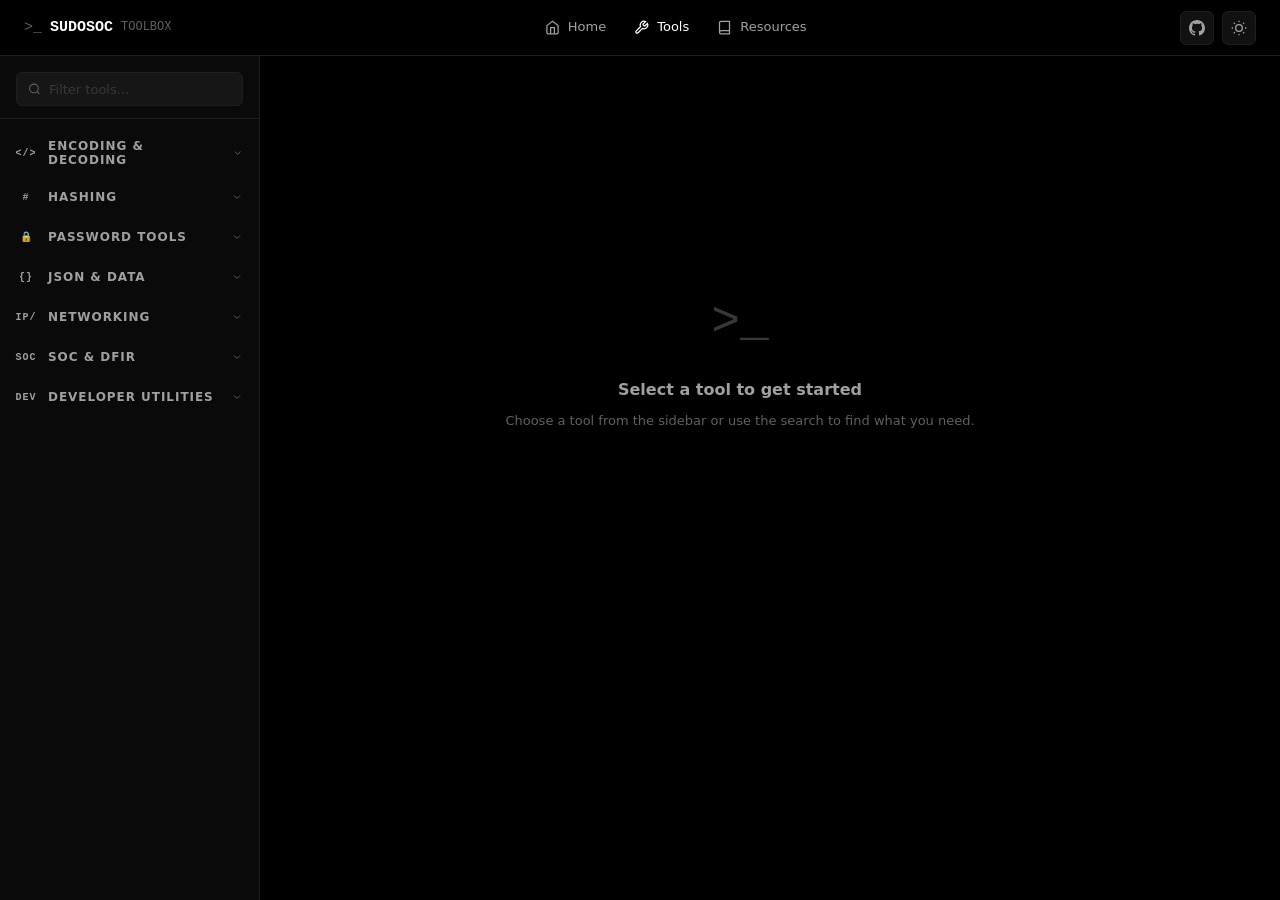
<file: tools.html>
<!DOCTYPE html>
<html lang="en" data-theme="dark">
<head>
  <meta charset="UTF-8">
  <meta name="viewport" content="width=device-width, initial-scale=1.0">
  <meta http-equiv="Content-Security-Policy"
    content="default-src 'self'; script-src 'self' 'unsafe-inline'; style-src 'self' 'unsafe-inline'; img-src 'self' data:; connect-src 'none';">
  <meta name="description" content="SUDOSOC Toolbox — 40+ cybersecurity tools running in your browser.">
  <title>Tools — SUDOSOC Toolbox</title>
  <link rel="stylesheet" href="css/style.css">
  <link rel="icon" href="data:image/svg+xml,<svg xmlns='http://www.w3.org/2000/svg' viewBox='0 0 32 32'><rect width='32' height='32' fill='%23000'/><text x='4' y='24' font-family='monospace' font-size='20' fill='%23fff'>$_</text></svg>">
</head>
<body>

<!-- ═══ NAVIGATION ═══ -->
<nav class="nav" role="navigation" aria-label="Main navigation">
  <div class="nav-inner">
    <a href="index.html" class="nav-logo" aria-label="SUDOSOC Toolbox Home">
      <span class="logo-prompt">&gt;_</span>
      <span class="logo-cmd">SUDOSOC</span>
      <span class="logo-suffix">TOOLBOX</span>
    </a>
    <div class="nav-links" role="list">
      <a href="index.html" class="nav-link" role="listitem">
        <svg viewBox="0 0 24 24" fill="none" stroke="currentColor" stroke-width="2"><path d="M3 9l9-7 9 7v11a2 2 0 01-2 2H5a2 2 0 01-2-2z"/><polyline points="9,22 9,12 15,12 15,22"/></svg>
        Home
      </a>
      <a href="tools.html" class="nav-link active" role="listitem">
        <svg viewBox="0 0 24 24" fill="none" stroke="currentColor" stroke-width="2"><path d="M14.7 6.3a1 1 0 000 1.4l1.6 1.6a1 1 0 001.4 0l3.77-3.77a6 6 0 01-7.94 7.94l-6.91 6.91a2.12 2.12 0 01-3-3l6.91-6.91a6 6 0 017.94-7.94l-3.76 3.76z"/></svg>
        Tools
      </a>
      <a href="resources.html" class="nav-link" role="listitem">
        <svg viewBox="0 0 24 24" fill="none" stroke="currentColor" stroke-width="2"><path d="M4 19.5A2.5 2.5 0 016.5 17H20"/><path d="M6.5 2H20v20H6.5A2.5 2.5 0 014 19.5v-15A2.5 2.5 0 016.5 2z"/></svg>
        Resources
      </a>
    </div>
    <div class="nav-right">
      <a href="https://github.com" class="nav-action" aria-label="GitHub" target="_blank" rel="noopener noreferrer">
        <svg viewBox="0 0 24 24" fill="currentColor"><path d="M12 0C5.374 0 0 5.373 0 12c0 5.302 3.438 9.8 8.207 11.387.599.111.793-.261.793-.577v-2.234c-3.338.726-4.033-1.416-4.033-1.416-.546-1.387-1.333-1.756-1.333-1.756-1.089-.745.083-.729.083-.729 1.205.084 1.839 1.237 1.839 1.237 1.07 1.834 2.807 1.304 3.492.997.107-.775.418-1.305.762-1.604-2.665-.305-5.467-1.334-5.467-5.931 0-1.311.469-2.381 1.236-3.221-.124-.303-.535-1.524.117-3.176 0 0 1.008-.322 3.301 1.23A11.509 11.509 0 0112 5.803c1.02.005 2.047.138 3.006.404 2.291-1.552 3.297-1.23 3.297-1.23.653 1.653.242 2.874.118 3.176.77.84 1.235 1.911 1.235 3.221 0 4.609-2.807 5.624-5.479 5.921.43.372.823 1.102.823 2.222v3.293c0 .319.192.694.801.576C20.566 21.797 24 17.3 24 12c0-6.627-5.373-12-12-12z"/></svg>
      </a>
      <button class="nav-action" id="themeToggle" aria-label="Toggle light/dark mode">
        <svg id="themeIconDark" viewBox="0 0 24 24" fill="none" stroke="currentColor" stroke-width="2"><circle cx="12" cy="12" r="5"/><line x1="12" y1="1" x2="12" y2="3"/><line x1="12" y1="21" x2="12" y2="23"/><line x1="4.22" y1="4.22" x2="5.64" y2="5.64"/><line x1="18.36" y1="18.36" x2="19.78" y2="19.78"/><line x1="1" y1="12" x2="3" y2="12"/><line x1="21" y1="12" x2="23" y2="12"/><line x1="4.22" y1="19.78" x2="5.64" y2="18.36"/><line x1="18.36" y1="5.64" x2="19.78" y2="4.22"/></svg>
        <svg id="themeIconLight" viewBox="0 0 24 24" fill="none" stroke="currentColor" stroke-width="2" style="display:none"><path d="M21 12.79A9 9 0 1111.21 3 7 7 0 0021 12.79z"/></svg>
      </button>
      <button class="nav-hamburger" id="menuToggle" aria-label="Toggle menu" aria-expanded="false">
        <span></span><span></span><span></span>
      </button>
    </div>
  </div>
</nav>

<!-- Mobile Menu -->
<div class="mobile-menu" id="mobileMenu" role="navigation" aria-label="Mobile navigation">
  <a href="index.html" class="mobile-nav-link">Home</a>
  <a href="tools.html" class="mobile-nav-link">Tools</a>
  <a href="resources.html" class="mobile-nav-link">Resources</a>
</div>

<!-- ═══ TOOLS LAYOUT ═══ -->
<div class="tools-page">

  <!-- Sidebar -->
  <aside class="sidebar" id="sidebar" aria-label="Tool categories">
    <div class="sidebar-header">
      <div class="sidebar-search">
        <svg class="sidebar-search-icon" viewBox="0 0 24 24" fill="none" stroke="currentColor" stroke-width="2" aria-hidden="true">
          <circle cx="11" cy="11" r="8"/><line x1="21" y1="21" x2="16.65" y2="16.65"/>
        </svg>
        <input
          type="search"
          class="sidebar-search-input"
          id="sidebarSearch"
          placeholder="Filter tools..."
          autocomplete="off"
          aria-label="Filter tools"
        >
      </div>
    </div>

    <nav class="sidebar-nav" id="sidebarNav" aria-label="Tool list">
      <!-- Dynamically rendered by app.js -->
    </nav>
  </aside>

  <!-- Mobile sidebar toggle -->
  <button class="sidebar-toggle" id="sidebarToggle" aria-label="Toggle sidebar" aria-expanded="false">
    <svg viewBox="0 0 24 24" fill="none" stroke="currentColor" stroke-width="2" width="20" height="20">
      <line x1="3" y1="12" x2="21" y2="12"/><line x1="3" y1="6" x2="21" y2="6"/><line x1="3" y1="18" x2="21" y2="18"/>
    </svg>
  </button>

  <!-- Workspace -->
  <main class="workspace" id="workspace" role="main">
    <div class="workspace-inner">
      <div class="workspace-empty" id="workspaceEmpty">
        <div class="workspace-empty-icon" aria-hidden="true">&gt;_</div>
        <div class="workspace-empty-title">Select a tool to get started</div>
        <p class="workspace-empty-desc">Choose a tool from the sidebar or use the search to find what you need.</p>
      </div>
      <div id="toolContainer" style="display:none"></div>
    </div>
  </main>

</div>

<!-- Toast Container -->
<div class="toast-container" id="toastContainer" aria-live="polite" aria-label="Notifications"></div>

<!-- Modal -->
<div class="modal-overlay" id="modalOverlay" role="dialog" aria-modal="true" aria-labelledby="modalTitle">
  <div class="modal" id="modal">
    <div class="modal-header">
      <div class="modal-title" id="modalTitle"></div>
      <button class="modal-close" id="modalClose" aria-label="Close modal">
        <svg viewBox="0 0 24 24" fill="none" stroke="currentColor" stroke-width="2" width="16" height="16">
          <line x1="18" y1="6" x2="6" y2="18"/><line x1="6" y1="6" x2="18" y2="18"/>
        </svg>
      </button>
    </div>
    <div class="modal-body" id="modalBody"></div>
  </div>
</div>

<script src="js/components/toast.js"></script>
<script src="js/components/modal.js"></script>
<script src="js/search.js"></script>
<script src="js/tools/encoding.js"></script>
<script src="js/tools/hashing.js"></script>
<script src="js/tools/password.js"></script>
<script src="js/tools/data.js"></script>
<script src="js/tools/network.js"></script>
<script src="js/tools/soc.js"></script>
<script src="js/tools/dev.js"></script>
<script src="js/app.js"></script>
</body>
</html>
</file>
<file: css/style.css>
/* ═══════════════════════════════════════════════════════
   SUDOSOC TOOLBOX — Design System
   v1.0.0 | Monochrome Edition
═══════════════════════════════════════════════════════ */

/* ─── CSS Variables ─── */
:root {
  /* Backgrounds */
  --bg:          #000000;
  --bg-1:        #0a0a0a;
  --bg-2:        #111111;
  --bg-3:        #161616;
  --bg-4:        #1c1c1c;

  /* Borders */
  --border:      #1e1e1e;
  --border-2:    #2a2a2a;
  --border-3:    #383838;
  --border-focus:#666666;

  /* Text */
  --text:        #f0f0f0;
  --text-2:      #a0a0a0;
  --text-3:      #606060;
  --text-4:      #383838;

  /* Accent (white on dark) */
  --accent:      #ffffff;
  --accent-dim:  #cccccc;

  /* Status */
  --success:     #22c55e;
  --success-dim: #16a34a20;
  --warning:     #f59e0b;
  --warning-dim: #f59e0b20;
  --error:       #ef4444;
  --error-dim:   #ef444420;
  --info:        #6b8cff;
  --info-dim:    #6b8cff20;

  /* Typography */
  --font-sans:  -apple-system, BlinkMacSystemFont, 'Segoe UI', system-ui, Roboto, sans-serif;
  --font-mono:  ui-monospace, SFMono-Regular, 'SF Mono', Menlo, Consolas, 'Liberation Mono', monospace;

  /* Spacing */
  --sp-1: 4px;   --sp-2: 8px;   --sp-3: 12px;  --sp-4: 16px;
  --sp-5: 20px;  --sp-6: 24px;  --sp-8: 32px;  --sp-10: 40px;
  --sp-12: 48px; --sp-16: 64px; --sp-20: 80px; --sp-24: 96px;

  /* Radii */
  --r-sm: 4px;  --r: 6px;  --r-md: 8px;  --r-lg: 12px;  --r-xl: 16px;

  /* Transitions */
  --t-fast: 120ms ease;
  --t:      200ms ease;
  --t-slow: 350ms ease;

  /* Shadows */
  --shadow-sm: 0 1px 3px rgba(0,0,0,0.6);
  --shadow:    0 4px 16px rgba(0,0,0,0.5);
  --shadow-lg: 0 12px 40px rgba(0,0,0,0.7);

  /* Sizes */
  --nav-h: 56px;
  --sidebar-w: 260px;
  --max-w: 1280px;
}

[data-theme="light"] {
  --bg:          #f8f8f8;
  --bg-1:        #f0f0f0;
  --bg-2:        #ffffff;
  --bg-3:        #f5f5f5;
  --bg-4:        #ebebeb;
  --border:      #e0e0e0;
  --border-2:    #d0d0d0;
  --border-3:    #bdbdbd;
  --border-focus:#666666;
  --text:        #111111;
  --text-2:      #555555;
  --text-3:      #888888;
  --text-4:      #bbbbbb;
  --accent:      #000000;
  --accent-dim:  #333333;
  --shadow-sm: 0 1px 3px rgba(0,0,0,0.1);
  --shadow:    0 4px 16px rgba(0,0,0,0.08);
  --shadow-lg: 0 12px 40px rgba(0,0,0,0.12);
}

/* ─── Reset ─── */
*, *::before, *::after { box-sizing: border-box; margin: 0; padding: 0; }
html { scroll-behavior: smooth; font-size: 14px; }
body {
  font-family: var(--font-sans);
  background: var(--bg);
  color: var(--text);
  line-height: 1.6;
  min-height: 100vh;
  -webkit-font-smoothing: antialiased;
  -moz-osx-font-smoothing: grayscale;
  transition: background var(--t), color var(--t);
}
a { color: inherit; text-decoration: none; }
button { font-family: inherit; cursor: pointer; border: none; background: none; }
input, textarea, select { font-family: inherit; }
ul, ol { list-style: none; }
img, svg { display: block; }
::selection { background: rgba(255,255,255,0.15); color: var(--text); }

/* ─── Scrollbar ─── */
::-webkit-scrollbar { width: 6px; height: 6px; }
::-webkit-scrollbar-track { background: var(--bg-1); }
::-webkit-scrollbar-thumb { background: var(--border-3); border-radius: 3px; }
::-webkit-scrollbar-thumb:hover { background: var(--text-3); }

/* ─── Typography ─── */
.font-mono { font-family: var(--font-mono); }
.text-xs  { font-size: 11px; }
.text-sm  { font-size: 12px; }
.text-base{ font-size: 14px; }
.text-md  { font-size: 16px; }
.text-lg  { font-size: 18px; }
.text-xl  { font-size: 22px; }
.text-2xl { font-size: 28px; }
.text-3xl { font-size: 36px; }
.text-4xl { font-size: 48px; }
.text-5xl { font-size: 64px; }
.text-dim  { color: var(--text-2); }
.text-muted{ color: var(--text-3); }
.font-bold { font-weight: 700; }
.font-semi { font-weight: 600; }
.font-med  { font-weight: 500; }
.uppercase { text-transform: uppercase; letter-spacing: 0.08em; }

/* ─── Layout ─── */
.container {
  max-width: var(--max-w);
  margin: 0 auto;
  padding: 0 var(--sp-6);
}
.flex { display: flex; }
.flex-col { display: flex; flex-direction: column; }
.items-center { align-items: center; }
.items-start { align-items: flex-start; }
.justify-between { justify-content: space-between; }
.justify-center { justify-content: center; }
.gap-1 { gap: var(--sp-1); } .gap-2 { gap: var(--sp-2); }
.gap-3 { gap: var(--sp-3); } .gap-4 { gap: var(--sp-4); }
.gap-6 { gap: var(--sp-6); } .gap-8 { gap: var(--sp-8); }
.w-full { width: 100%; }
.h-full { height: 100%; }
.sr-only { position: absolute; width: 1px; height: 1px; padding: 0; margin: -1px; overflow: hidden; clip: rect(0,0,0,0); white-space: nowrap; border-width: 0; }

/* ─── Navigation ─── */
.nav {
  position: fixed;
  top: 0;
  left: 0;
  right: 0;
  height: var(--nav-h);
  z-index: 1000;
  border-bottom: 1px solid var(--border);
  background: rgba(0,0,0,0.85);
  backdrop-filter: blur(16px) saturate(180%);
  -webkit-backdrop-filter: blur(16px) saturate(180%);
  transition: background var(--t), border-color var(--t);
}
[data-theme="light"] .nav {
  background: rgba(248,248,248,0.9);
}
.nav-inner {
  display: flex;
  align-items: center;
  justify-content: space-between;
  height: 100%;
  max-width: var(--max-w);
  margin: 0 auto;
  padding: 0 var(--sp-6);
}
.nav-logo {
  display: flex;
  align-items: center;
  gap: var(--sp-2);
  font-family: var(--font-mono);
  font-size: 15px;
  font-weight: 700;
  white-space: nowrap;
  text-decoration: none;
}
.nav-logo .logo-prompt {
  color: var(--text-3);
  font-weight: 400;
}
.nav-logo .logo-cmd {
  color: var(--accent);
}
.nav-logo .logo-suffix {
  color: var(--text-3);
  font-weight: 400;
  font-size: 12px;
}
.nav-links {
  display: flex;
  align-items: center;
  gap: var(--sp-1);
}
.nav-link {
  display: flex;
  align-items: center;
  gap: var(--sp-2);
  padding: var(--sp-2) var(--sp-3);
  border-radius: var(--r);
  color: var(--text-2);
  font-size: 13px;
  font-weight: 500;
  transition: color var(--t-fast), background var(--t-fast);
  text-decoration: none;
}
.nav-link:hover { color: var(--text); background: var(--bg-3); }
.nav-link.active { color: var(--accent); }
.nav-link svg { width: 15px; height: 15px; flex-shrink: 0; }

.nav-right {
  display: flex;
  align-items: center;
  gap: var(--sp-2);
}
.nav-action {
  display: flex;
  align-items: center;
  justify-content: center;
  width: 34px;
  height: 34px;
  border-radius: var(--r);
  color: var(--text-2);
  border: 1px solid var(--border);
  background: var(--bg-2);
  transition: all var(--t-fast);
  cursor: pointer;
  text-decoration: none;
}
.nav-action:hover { color: var(--text); border-color: var(--border-3); background: var(--bg-3); }
.nav-action svg { width: 16px; height: 16px; }

/* Mobile Menu */
.nav-hamburger {
  display: none;
  flex-direction: column;
  gap: 4px;
  width: 34px;
  height: 34px;
  align-items: center;
  justify-content: center;
  border-radius: var(--r);
  border: 1px solid var(--border);
  background: var(--bg-2);
  cursor: pointer;
}
.nav-hamburger span {
  width: 16px;
  height: 1.5px;
  background: var(--text-2);
  transition: all var(--t-fast);
}
.mobile-menu {
  display: none;
  position: fixed;
  top: var(--nav-h);
  left: 0;
  right: 0;
  background: var(--bg-1);
  border-bottom: 1px solid var(--border);
  padding: var(--sp-4) var(--sp-6);
  z-index: 999;
  flex-direction: column;
  gap: var(--sp-1);
  animation: slideDown 0.2s ease;
}
.mobile-menu.open { display: flex; }
.mobile-nav-link {
  padding: var(--sp-3) var(--sp-4);
  border-radius: var(--r);
  color: var(--text-2);
  font-size: 14px;
  font-weight: 500;
  transition: all var(--t-fast);
}
.mobile-nav-link:hover { color: var(--text); background: var(--bg-3); }

/* ─── Hero ─── */
.hero {
  min-height: 100vh;
  display: flex;
  flex-direction: column;
  align-items: center;
  justify-content: center;
  padding: var(--sp-24) var(--sp-6) var(--sp-16);
  position: relative;
  overflow: hidden;
  text-align: center;
}
.hero-bg {
  position: absolute;
  inset: 0;
  background-image:
    radial-gradient(rgba(255,255,255,0.03) 1px, transparent 1px);
  background-size: 32px 32px;
  pointer-events: none;
}
.hero-bg::after {
  content: '';
  position: absolute;
  inset: 0;
  background: radial-gradient(ellipse 80% 60% at 50% 50%,
    transparent 20%, var(--bg) 100%);
}
[data-theme="light"] .hero-bg {
  background-image: radial-gradient(rgba(0,0,0,0.06) 1px, transparent 1px);
}
.hero-badge {
  display: inline-flex;
  align-items: center;
  gap: var(--sp-2);
  padding: var(--sp-1) var(--sp-3);
  border: 1px solid var(--border-3);
  border-radius: var(--r-full);
  font-size: 11px;
  font-weight: 600;
  color: var(--text-3);
  text-transform: uppercase;
  letter-spacing: 0.1em;
  margin-bottom: var(--sp-6);
  background: var(--bg-2);
  font-family: var(--font-mono);
  position: relative;
  z-index: 1;
}
.hero-badge::before {
  content: '';
  width: 6px;
  height: 6px;
  border-radius: 50%;
  background: var(--success);
  box-shadow: 0 0 6px var(--success);
  animation: blink 2s ease infinite;
}
.hero-title {
  font-family: var(--font-mono);
  font-size: clamp(32px, 6vw, 72px);
  font-weight: 700;
  line-height: 1.1;
  letter-spacing: -0.02em;
  color: var(--accent);
  margin-bottom: var(--sp-4);
  position: relative;
  z-index: 1;
}
.hero-title .prompt {
  color: var(--text-3);
  font-weight: 400;
}
.hero-title .cursor {
  display: inline-block;
  width: 3px;
  height: 0.85em;
  background: var(--accent);
  margin-left: 4px;
  vertical-align: middle;
  animation: blink 1.2s step-end infinite;
}
.hero-sub {
  font-size: clamp(14px, 2vw, 17px);
  color: var(--text-2);
  max-width: 560px;
  line-height: 1.7;
  margin-bottom: var(--sp-10);
  position: relative;
  z-index: 1;
}

/* ─── Search Bar ─── */
.search-wrap {
  width: 100%;
  max-width: 620px;
  position: relative;
  z-index: 1;
  margin-bottom: var(--sp-8);
}
.search-bar {
  position: relative;
  display: flex;
  align-items: center;
}
.search-icon {
  position: absolute;
  left: var(--sp-4);
  color: var(--text-3);
  pointer-events: none;
  width: 16px;
  height: 16px;
}
.search-input {
  width: 100%;
  height: 52px;
  padding: 0 var(--sp-4) 0 44px;
  background: var(--bg-2);
  border: 1px solid var(--border-2);
  border-radius: var(--r-md);
  color: var(--text);
  font-size: 15px;
  outline: none;
  transition: border-color var(--t-fast), box-shadow var(--t-fast);
  font-family: var(--font-sans);
}
.search-input::placeholder { color: var(--text-3); }
.search-input:focus {
  border-color: var(--border-focus);
  box-shadow: 0 0 0 3px rgba(255,255,255,0.04);
}
.search-kbd {
  position: absolute;
  right: var(--sp-4);
  display: flex;
  gap: var(--sp-1);
}
.kbd {
  display: inline-flex;
  align-items: center;
  padding: 2px 6px;
  border: 1px solid var(--border-3);
  border-radius: var(--r-sm);
  font-family: var(--font-mono);
  font-size: 10px;
  color: var(--text-3);
  background: var(--bg-3);
}

/* Search Dropdown */
.search-results {
  position: absolute;
  top: calc(100% + 6px);
  left: 0;
  right: 0;
  background: var(--bg-2);
  border: 1px solid var(--border-2);
  border-radius: var(--r-md);
  box-shadow: var(--shadow-lg);
  z-index: 100;
  overflow: hidden;
  display: none;
}
.search-results.open { display: block; }
.search-result-item {
  display: flex;
  align-items: center;
  gap: var(--sp-3);
  padding: var(--sp-3) var(--sp-4);
  cursor: pointer;
  transition: background var(--t-fast);
  border-bottom: 1px solid var(--border);
  text-decoration: none;
  color: inherit;
}
.search-result-item:last-child { border-bottom: none; }
.search-result-item:hover, .search-result-item.focused {
  background: var(--bg-3);
}
.search-result-icon {
  width: 32px;
  height: 32px;
  border-radius: var(--r);
  background: var(--bg-3);
  border: 1px solid var(--border-2);
  display: flex;
  align-items: center;
  justify-content: center;
  flex-shrink: 0;
  color: var(--text-2);
  font-family: var(--font-mono);
  font-size: 11px;
}
.search-result-content { flex: 1; min-width: 0; }
.search-result-name {
  font-size: 13px;
  font-weight: 500;
  color: var(--text);
  white-space: nowrap;
  overflow: hidden;
  text-overflow: ellipsis;
}
.search-result-name mark {
  background: rgba(255,255,255,0.15);
  color: var(--accent);
  border-radius: 2px;
  padding: 0 2px;
}
[data-theme="light"] .search-result-name mark {
  background: rgba(0,0,0,0.1);
  color: var(--accent);
}
.search-result-cat {
  font-size: 11px;
  color: var(--text-3);
  margin-top: 1px;
}
.search-result-badge {
  font-size: 10px;
  padding: 2px 6px;
  border: 1px solid var(--border-3);
  border-radius: var(--r-sm);
  color: var(--text-3);
  font-family: var(--font-mono);
  white-space: nowrap;
}
.search-no-results {
  padding: var(--sp-8) var(--sp-4);
  text-align: center;
  color: var(--text-3);
  font-size: 13px;
}

/* ─── Quick Pills ─── */
.quick-pills {
  display: flex;
  flex-wrap: wrap;
  justify-content: center;
  gap: var(--sp-2);
  position: relative;
  z-index: 1;
}
.quick-pill {
  display: inline-flex;
  align-items: center;
  gap: var(--sp-2);
  padding: var(--sp-2) var(--sp-3);
  border: 1px solid var(--border-2);
  border-radius: var(--r-full);
  font-size: 12px;
  color: var(--text-2);
  background: var(--bg-2);
  transition: all var(--t-fast);
  cursor: pointer;
  text-decoration: none;
}
.quick-pill:hover {
  color: var(--text);
  border-color: var(--border-3);
  background: var(--bg-3);
}
.quick-pill svg { width: 12px; height: 12px; }

/* ─── Stats ─── */
.stats {
  border-top: 1px solid var(--border);
  border-bottom: 1px solid var(--border);
  padding: var(--sp-8) 0;
  background: var(--bg-1);
}
.stats-inner {
  display: grid;
  grid-template-columns: repeat(4, 1fr);
  gap: 1px;
  background: var(--border);
}
.stat-item {
  background: var(--bg-1);
  padding: var(--sp-6);
  text-align: center;
}
.stat-value {
  font-family: var(--font-mono);
  font-size: 36px;
  font-weight: 700;
  color: var(--accent);
  line-height: 1;
  margin-bottom: var(--sp-2);
  letter-spacing: -0.02em;
}
.stat-label {
  font-size: 12px;
  color: var(--text-3);
  text-transform: uppercase;
  letter-spacing: 0.08em;
}

/* ─── Section Header ─── */
.section {
  padding: var(--sp-16) 0;
}
.section-header {
  margin-bottom: var(--sp-8);
}
.section-tag {
  display: inline-block;
  font-family: var(--font-mono);
  font-size: 11px;
  color: var(--text-3);
  text-transform: uppercase;
  letter-spacing: 0.12em;
  margin-bottom: var(--sp-3);
}
.section-title {
  font-size: clamp(22px, 3vw, 32px);
  font-weight: 700;
  color: var(--text);
  letter-spacing: -0.02em;
  margin-bottom: var(--sp-3);
}
.section-desc {
  font-size: 15px;
  color: var(--text-2);
  max-width: 500px;
  line-height: 1.7;
}

/* ─── Category Grid ─── */
.categories-grid {
  display: grid;
  grid-template-columns: repeat(4, 1fr);
  gap: 1px;
  background: var(--border);
  border: 1px solid var(--border);
  border-radius: var(--r-lg);
  overflow: hidden;
}
.cat-card {
  background: var(--bg-1);
  padding: var(--sp-6);
  cursor: pointer;
  transition: background var(--t-fast);
  text-decoration: none;
  color: inherit;
  display: flex;
  flex-direction: column;
  gap: var(--sp-4);
  position: relative;
  overflow: hidden;
}
.cat-card:hover { background: var(--bg-2); }
.cat-card::after {
  content: '';
  position: absolute;
  inset: 0;
  opacity: 0;
  transition: opacity var(--t-fast);
  background: linear-gradient(135deg, rgba(255,255,255,0.02) 0%, transparent 100%);
}
.cat-card:hover::after { opacity: 1; }
.cat-icon {
  width: 40px;
  height: 40px;
  border-radius: var(--r);
  border: 1px solid var(--border-2);
  background: var(--bg-3);
  display: flex;
  align-items: center;
  justify-content: center;
  color: var(--text-2);
  flex-shrink: 0;
  transition: border-color var(--t-fast), color var(--t-fast);
  font-family: var(--font-mono);
  font-size: 13px;
  font-weight: 700;
}
.cat-card:hover .cat-icon {
  border-color: var(--border-focus);
  color: var(--text);
}
.cat-name {
  font-size: 14px;
  font-weight: 600;
  color: var(--text);
  margin-bottom: var(--sp-1);
}
.cat-count {
  font-size: 11px;
  color: var(--text-3);
  font-family: var(--font-mono);
  margin-bottom: var(--sp-3);
}
.cat-tools {
  display: flex;
  flex-direction: column;
  gap: var(--sp-1);
}
.cat-tool {
  font-size: 12px;
  color: var(--text-3);
  display: flex;
  align-items: center;
  gap: var(--sp-2);
}
.cat-tool::before {
  content: '';
  width: 3px;
  height: 3px;
  border-radius: 50%;
  background: var(--text-4);
  flex-shrink: 0;
}
.cat-arrow {
  position: absolute;
  bottom: var(--sp-4);
  right: var(--sp-4);
  color: var(--text-4);
  opacity: 0;
  transform: translateX(-4px);
  transition: all var(--t-fast);
}
.cat-card:hover .cat-arrow {
  opacity: 1;
  transform: translateX(0);
  color: var(--text-2);
}

/* ─── Features ─── */
.features-grid {
  display: grid;
  grid-template-columns: repeat(3, 1fr);
  gap: 1px;
  background: var(--border);
  border: 1px solid var(--border);
  border-radius: var(--r-lg);
  overflow: hidden;
}
.feature-card {
  background: var(--bg-1);
  padding: var(--sp-8) var(--sp-6);
}
.feature-icon {
  width: 44px;
  height: 44px;
  border-radius: var(--r);
  border: 1px solid var(--border-2);
  background: var(--bg-2);
  display: flex;
  align-items: center;
  justify-content: center;
  color: var(--text-2);
  margin-bottom: var(--sp-5);
  font-family: var(--font-mono);
  font-size: 14px;
  font-weight: 700;
}
.feature-title {
  font-size: 15px;
  font-weight: 600;
  color: var(--text);
  margin-bottom: var(--sp-2);
}
.feature-desc {
  font-size: 13px;
  color: var(--text-2);
  line-height: 1.7;
}

/* ─── Footer ─── */
.footer {
  border-top: 1px solid var(--border);
  background: var(--bg-1);
  padding: var(--sp-10) 0 var(--sp-6);
}
.footer-inner {
  display: grid;
  grid-template-columns: 2fr 1fr 1fr 1fr;
  gap: var(--sp-10);
  margin-bottom: var(--sp-10);
}
.footer-brand .nav-logo {
  margin-bottom: var(--sp-4);
  display: inline-flex;
}
.footer-tagline {
  font-size: 13px;
  color: var(--text-3);
  line-height: 1.7;
  max-width: 240px;
}
.footer-col-title {
  font-size: 11px;
  font-weight: 600;
  text-transform: uppercase;
  letter-spacing: 0.1em;
  color: var(--text-3);
  margin-bottom: var(--sp-4);
}
.footer-links {
  display: flex;
  flex-direction: column;
  gap: var(--sp-2);
}
.footer-link {
  font-size: 13px;
  color: var(--text-2);
  transition: color var(--t-fast);
  text-decoration: none;
  display: inline-block;
}
.footer-link:hover { color: var(--text); }
.footer-bottom {
  display: flex;
  align-items: center;
  justify-content: space-between;
  padding-top: var(--sp-6);
  border-top: 1px solid var(--border);
}
.footer-copy {
  font-size: 12px;
  color: var(--text-3);
  font-family: var(--font-mono);
}
.footer-badges {
  display: flex;
  gap: var(--sp-2);
}
.footer-badge {
  font-size: 10px;
  padding: 2px 8px;
  border: 1px solid var(--border-2);
  border-radius: var(--r-sm);
  color: var(--text-3);
  font-family: var(--font-mono);
  text-transform: uppercase;
  letter-spacing: 0.06em;
}

/* ═══ TOOLS PAGE ═══ */
.tools-page {
  min-height: 100vh;
  padding-top: var(--nav-h);
  display: flex;
}

/* ─── Sidebar ─── */
.sidebar {
  width: var(--sidebar-w);
  flex-shrink: 0;
  border-right: 1px solid var(--border);
  background: var(--bg-1);
  position: fixed;
  top: var(--nav-h);
  left: 0;
  bottom: 0;
  overflow-y: auto;
  display: flex;
  flex-direction: column;
  z-index: 100;
  transition: transform var(--t);
}
.sidebar-header {
  padding: var(--sp-4) var(--sp-4) var(--sp-3);
  border-bottom: 1px solid var(--border);
  position: sticky;
  top: 0;
  background: var(--bg-1);
  z-index: 1;
}
.sidebar-search {
  position: relative;
}
.sidebar-search-icon {
  position: absolute;
  left: var(--sp-3);
  top: 50%;
  transform: translateY(-50%);
  color: var(--text-3);
  width: 13px;
  height: 13px;
  pointer-events: none;
}
.sidebar-search-input {
  width: 100%;
  height: 34px;
  padding: 0 var(--sp-3) 0 32px;
  background: var(--bg-3);
  border: 1px solid var(--border);
  border-radius: var(--r);
  color: var(--text);
  font-size: 13px;
  outline: none;
  transition: border-color var(--t-fast);
}
.sidebar-search-input::placeholder { color: var(--text-4); }
.sidebar-search-input:focus { border-color: var(--border-focus); }

.sidebar-nav { flex: 1; padding: var(--sp-3) 0; }
.sidebar-cat {
  margin-bottom: var(--sp-1);
}
.sidebar-cat-btn {
  width: 100%;
  display: flex;
  align-items: center;
  gap: var(--sp-3);
  padding: var(--sp-2) var(--sp-4);
  color: var(--text-2);
  font-size: 12px;
  font-weight: 600;
  text-transform: uppercase;
  letter-spacing: 0.08em;
  cursor: pointer;
  background: none;
  border: none;
  transition: color var(--t-fast);
  text-align: left;
}
.sidebar-cat-btn:hover { color: var(--text); }
.sidebar-cat-btn.expanded { color: var(--text); }
.sidebar-cat-icon {
  width: 20px;
  height: 20px;
  flex-shrink: 0;
  display: flex;
  align-items: center;
  justify-content: center;
  font-family: var(--font-mono);
  font-size: 10px;
  font-weight: 700;
  color: inherit;
}
.sidebar-cat-chevron {
  margin-left: auto;
  transition: transform var(--t-fast);
  width: 12px;
  height: 12px;
  color: var(--text-3);
}
.sidebar-cat-btn.expanded .sidebar-cat-chevron {
  transform: rotate(180deg);
}
.sidebar-tools {
  display: none;
  flex-direction: column;
  padding: var(--sp-1) var(--sp-2) var(--sp-2);
}
.sidebar-tools.open { display: flex; }
.sidebar-tool-link {
  display: flex;
  align-items: center;
  gap: var(--sp-2);
  padding: var(--sp-2) var(--sp-3);
  border-radius: var(--r);
  color: var(--text-2);
  font-size: 13px;
  cursor: pointer;
  transition: all var(--t-fast);
  text-decoration: none;
}
.sidebar-tool-link:hover { color: var(--text); background: var(--bg-3); }
.sidebar-tool-link.active {
  color: var(--accent);
  background: var(--bg-3);
  border-left: 2px solid var(--accent);
  padding-left: calc(var(--sp-3) - 2px);
}
.sidebar-tool-dot {
  width: 5px;
  height: 5px;
  border-radius: 50%;
  border: 1px solid var(--border-3);
  flex-shrink: 0;
  transition: all var(--t-fast);
}
.sidebar-tool-link:hover .sidebar-tool-dot,
.sidebar-tool-link.active .sidebar-tool-dot {
  background: var(--accent);
  border-color: var(--accent);
}

/* ─── Tool Workspace ─── */
.workspace {
  flex: 1;
  margin-left: var(--sidebar-w);
  min-height: calc(100vh - var(--nav-h));
  display: flex;
  flex-direction: column;
}
.workspace-inner {
  flex: 1;
  padding: var(--sp-8);
  max-width: 960px;
}
.workspace-empty {
  display: flex;
  flex-direction: column;
  align-items: center;
  justify-content: center;
  min-height: 60vh;
  text-align: center;
  color: var(--text-3);
}
.workspace-empty-icon {
  font-family: var(--font-mono);
  font-size: 48px;
  margin-bottom: var(--sp-4);
  color: var(--text-4);
}
.workspace-empty-title {
  font-size: 16px;
  font-weight: 600;
  color: var(--text-2);
  margin-bottom: var(--sp-2);
}
.workspace-empty-desc {
  font-size: 13px;
  color: var(--text-3);
}
.tool-header {
  margin-bottom: var(--sp-8);
  padding-bottom: var(--sp-6);
  border-bottom: 1px solid var(--border);
}
.tool-breadcrumb {
  display: flex;
  align-items: center;
  gap: var(--sp-2);
  font-size: 12px;
  color: var(--text-3);
  margin-bottom: var(--sp-3);
  font-family: var(--font-mono);
}
.tool-breadcrumb-sep { color: var(--text-4); }
.tool-title {
  font-size: 22px;
  font-weight: 700;
  color: var(--text);
  letter-spacing: -0.02em;
  margin-bottom: var(--sp-2);
}
.tool-desc {
  font-size: 14px;
  color: var(--text-2);
  line-height: 1.6;
}

/* ─── Tool Components ─── */
.tool-body { display: flex; flex-direction: column; gap: var(--sp-5); }
.tool-row {
  display: grid;
  grid-template-columns: 1fr 1fr;
  gap: var(--sp-4);
}
.tool-field { display: flex; flex-direction: column; gap: var(--sp-2); }
.tool-label {
  font-size: 12px;
  font-weight: 600;
  color: var(--text-2);
  text-transform: uppercase;
  letter-spacing: 0.06em;
  display: flex;
  align-items: center;
  gap: var(--sp-2);
}
.tool-label-badge {
  padding: 1px 5px;
  border-radius: var(--r-sm);
  background: var(--bg-3);
  border: 1px solid var(--border-2);
  font-size: 10px;
  color: var(--text-3);
  font-weight: 500;
  text-transform: none;
  letter-spacing: 0;
}
.tool-textarea {
  width: 100%;
  min-height: 140px;
  padding: var(--sp-3) var(--sp-4);
  background: var(--bg-2);
  border: 1px solid var(--border);
  border-radius: var(--r-md);
  color: var(--text);
  font-family: var(--font-mono);
  font-size: 13px;
  line-height: 1.6;
  resize: vertical;
  outline: none;
  transition: border-color var(--t-fast), box-shadow var(--t-fast);
}
.tool-textarea:focus {
  border-color: var(--border-focus);
  box-shadow: 0 0 0 2px rgba(255,255,255,0.04);
}
.tool-textarea.output {
  background: var(--bg-3);
  cursor: default;
  min-height: 140px;
}
.tool-input {
  height: 40px;
  padding: 0 var(--sp-3);
  background: var(--bg-2);
  border: 1px solid var(--border);
  border-radius: var(--r);
  color: var(--text);
  font-size: 14px;
  outline: none;
  transition: border-color var(--t-fast);
  width: 100%;
}
.tool-input:focus { border-color: var(--border-focus); }
.tool-select {
  height: 40px;
  padding: 0 var(--sp-3);
  background: var(--bg-2);
  border: 1px solid var(--border);
  border-radius: var(--r);
  color: var(--text);
  font-size: 14px;
  outline: none;
  cursor: pointer;
  appearance: none;
  -webkit-appearance: none;
  background-image: url("data:image/svg+xml,%3Csvg xmlns='http://www.w3.org/2000/svg' width='12' height='12' viewBox='0 0 24 24' fill='none' stroke='%23666' stroke-width='2'%3E%3Cpath d='M6 9l6 6 6-6'/%3E%3C/svg%3E");
  background-repeat: no-repeat;
  background-position: right 10px center;
  padding-right: 32px;
  width: 100%;
  transition: border-color var(--t-fast);
}
.tool-select:focus { border-color: var(--border-focus); }

/* Tool Buttons */
.tool-actions {
  display: flex;
  gap: var(--sp-2);
  flex-wrap: wrap;
}
.btn {
  display: inline-flex;
  align-items: center;
  gap: var(--sp-2);
  height: 36px;
  padding: 0 var(--sp-4);
  border-radius: var(--r);
  font-size: 13px;
  font-weight: 500;
  cursor: pointer;
  border: 1px solid transparent;
  transition: all var(--t-fast);
  white-space: nowrap;
  font-family: var(--font-sans);
}
.btn svg { width: 14px; height: 14px; flex-shrink: 0; }
.btn-primary {
  background: var(--accent);
  color: #000;
  border-color: var(--accent);
}
.btn-primary:hover { background: var(--accent-dim); }
[data-theme="light"] .btn-primary { background: #111; color: #fff; border-color: #111; }
[data-theme="light"] .btn-primary:hover { background: #333; border-color: #333; }
.btn-secondary {
  background: var(--bg-3);
  color: var(--text-2);
  border-color: var(--border-2);
}
.btn-secondary:hover { color: var(--text); border-color: var(--border-3); background: var(--bg-4); }
.btn-ghost {
  background: transparent;
  color: var(--text-3);
  border-color: transparent;
}
.btn-ghost:hover { color: var(--text); background: var(--bg-3); }
.btn-danger {
  background: var(--error-dim);
  color: var(--error);
  border-color: rgba(239,68,68,0.3);
}
.btn-danger:hover { background: rgba(239,68,68,0.15); }
.btn-sm {
  height: 28px;
  padding: 0 var(--sp-3);
  font-size: 12px;
}
.btn-lg {
  height: 44px;
  padding: 0 var(--sp-6);
  font-size: 15px;
}
.btn-icon {
  width: 36px;
  padding: 0;
  justify-content: center;
}
.btn-icon.btn-sm { width: 28px; }

/* Tool Status Bar */
.tool-status {
  display: flex;
  align-items: center;
  gap: var(--sp-4);
  padding: var(--sp-3) var(--sp-4);
  background: var(--bg-2);
  border: 1px solid var(--border);
  border-radius: var(--r);
  font-family: var(--font-mono);
  font-size: 11px;
  color: var(--text-3);
}
.tool-status-dot {
  width: 6px;
  height: 6px;
  border-radius: 50%;
  background: var(--text-4);
  transition: background var(--t-fast);
}
.tool-status-dot.ok    { background: var(--success); box-shadow: 0 0 4px var(--success); }
.tool-status-dot.error { background: var(--error);   box-shadow: 0 0 4px var(--error); }
.tool-status-dot.warn  { background: var(--warning); box-shadow: 0 0 4px var(--warning); }
.tool-status-msg { flex: 1; }
.tool-status-info { color: var(--text-4); }

/* Divider */
.divider {
  height: 1px;
  background: var(--border);
  margin: var(--sp-5) 0;
}
.divider-label {
  display: flex;
  align-items: center;
  gap: var(--sp-3);
  margin: var(--sp-5) 0;
  font-size: 11px;
  color: var(--text-4);
  text-transform: uppercase;
  letter-spacing: 0.08em;
}
.divider-label::before, .divider-label::after {
  content: '';
  flex: 1;
  height: 1px;
  background: var(--border);
}

/* Checkbox & Radio */
.check-row {
  display: flex;
  align-items: center;
  gap: var(--sp-3);
  padding: var(--sp-2) 0;
}
.check-label {
  display: flex;
  align-items: center;
  gap: var(--sp-2);
  font-size: 13px;
  color: var(--text-2);
  cursor: pointer;
  user-select: none;
}
.check-label input[type="checkbox"],
.check-label input[type="radio"] {
  appearance: none;
  -webkit-appearance: none;
  width: 16px;
  height: 16px;
  border: 1px solid var(--border-3);
  border-radius: var(--r-sm);
  background: var(--bg-3);
  cursor: pointer;
  position: relative;
  flex-shrink: 0;
  transition: all var(--t-fast);
}
.check-label input[type="radio"] { border-radius: 50%; }
.check-label input[type="checkbox"]:checked,
.check-label input[type="radio"]:checked {
  background: var(--accent);
  border-color: var(--accent);
}
[data-theme="light"] .check-label input:checked {
  background: #111;
  border-color: #111;
}
.check-label input[type="checkbox"]:checked::after {
  content: '';
  position: absolute;
  left: 4px;
  top: 2px;
  width: 5px;
  height: 8px;
  border-right: 2px solid #000;
  border-bottom: 2px solid #000;
  transform: rotate(45deg);
}
.check-label input[type="radio"]:checked::after {
  content: '';
  position: absolute;
  inset: 3px;
  border-radius: 50%;
  background: #000;
}
[data-theme="light"] .check-label input:checked::after { border-color: #fff; }
[data-theme="light"] .check-label input[type="radio"]:checked::after { background: #fff; }

/* Range Slider */
.range-wrap { display: flex; align-items: center; gap: var(--sp-3); }
.tool-range {
  flex: 1;
  height: 4px;
  appearance: none;
  -webkit-appearance: none;
  background: var(--bg-4);
  border-radius: 2px;
  outline: none;
  cursor: pointer;
}
.tool-range::-webkit-slider-thumb {
  appearance: none;
  width: 16px;
  height: 16px;
  border-radius: 50%;
  background: var(--accent);
  cursor: pointer;
  border: 2px solid var(--bg);
}
.range-val {
  font-family: var(--font-mono);
  font-size: 13px;
  color: var(--text-2);
  width: 40px;
  text-align: right;
}

/* Progress / Strength Bar */
.strength-bar-wrap {
  display: flex;
  gap: 3px;
  height: 4px;
}
.strength-seg {
  flex: 1;
  border-radius: 2px;
  background: var(--bg-4);
  transition: background var(--t);
}
.strength-seg.s1 { background: var(--error); }
.strength-seg.s2 { background: var(--warning); }
.strength-seg.s3 { background: #90c030; }
.strength-seg.s4 { background: var(--success); }

/* Code Output */
.code-block {
  background: var(--bg-2);
  border: 1px solid var(--border);
  border-radius: var(--r-md);
  overflow: auto;
  position: relative;
}
.code-block-header {
  display: flex;
  align-items: center;
  justify-content: space-between;
  padding: var(--sp-2) var(--sp-3) var(--sp-2) var(--sp-4);
  border-bottom: 1px solid var(--border);
}
.code-block-lang {
  font-family: var(--font-mono);
  font-size: 11px;
  color: var(--text-3);
  text-transform: uppercase;
}
.code-block pre {
  padding: var(--sp-4);
  font-family: var(--font-mono);
  font-size: 13px;
  line-height: 1.7;
  color: var(--text);
  white-space: pre-wrap;
  word-break: break-all;
  margin: 0;
  overflow-x: auto;
}

/* Info Box */
.info-box {
  padding: var(--sp-4);
  border-radius: var(--r);
  font-size: 13px;
  line-height: 1.6;
  display: flex;
  gap: var(--sp-3);
}
.info-box.info    { background: var(--info-dim);    border: 1px solid rgba(107,140,255,0.2); color: var(--info); }
.info-box.success { background: var(--success-dim); border: 1px solid rgba(34,197,94,0.2);  color: var(--success); }
.info-box.warning { background: var(--warning-dim); border: 1px solid rgba(245,158,11,0.2); color: var(--warning); }
.info-box.error   { background: var(--error-dim);   border: 1px solid rgba(239,68,68,0.2);  color: var(--error); }
.info-box-icon { flex-shrink: 0; font-size: 15px; line-height: 1.6; }

/* Table */
.tool-table {
  width: 100%;
  border-collapse: collapse;
  font-size: 13px;
}
.tool-table th {
  text-align: left;
  padding: var(--sp-2) var(--sp-4);
  border-bottom: 1px solid var(--border-2);
  color: var(--text-3);
  font-size: 11px;
  text-transform: uppercase;
  letter-spacing: 0.06em;
  font-weight: 600;
  background: var(--bg-2);
}
.tool-table th:first-child { border-radius: var(--r-sm) 0 0 0; }
.tool-table th:last-child  { border-radius: 0 var(--r-sm) 0 0; }
.tool-table td {
  padding: var(--sp-3) var(--sp-4);
  border-bottom: 1px solid var(--border);
  color: var(--text-2);
  vertical-align: top;
  font-family: var(--font-mono);
  font-size: 12px;
}
.tool-table td:first-child { color: var(--text); font-weight: 500; }
.tool-table tr:last-child td { border-bottom: none; }
.tool-table tr:hover td { background: var(--bg-2); }
.table-wrap {
  border: 1px solid var(--border);
  border-radius: var(--r-md);
  overflow: auto;
  max-height: 480px;
}

/* Tag */
.tag {
  display: inline-flex;
  align-items: center;
  padding: 2px 8px;
  border-radius: var(--r-sm);
  font-size: 11px;
  font-weight: 500;
  font-family: var(--font-mono);
  border: 1px solid;
}
.tag-default { border-color: var(--border-2); color: var(--text-3); background: var(--bg-3); }
.tag-success { border-color: rgba(34,197,94,0.3);  color: var(--success); background: var(--success-dim); }
.tag-warning { border-color: rgba(245,158,11,0.3); color: var(--warning); background: var(--warning-dim); }
.tag-error   { border-color: rgba(239,68,68,0.3);  color: var(--error);   background: var(--error-dim); }
.tag-info    { border-color: rgba(107,140,255,0.3);color: var(--info);    background: var(--info-dim); }

/* CVSS specific */
.cvss-grid {
  display: grid;
  grid-template-columns: repeat(2, 1fr);
  gap: var(--sp-4);
}
.cvss-group {
  background: var(--bg-2);
  border: 1px solid var(--border);
  border-radius: var(--r-md);
  padding: var(--sp-4);
}
.cvss-group-title {
  font-size: 11px;
  font-weight: 600;
  text-transform: uppercase;
  letter-spacing: 0.08em;
  color: var(--text-3);
  margin-bottom: var(--sp-3);
  padding-bottom: var(--sp-2);
  border-bottom: 1px solid var(--border);
}
.cvss-score-display {
  display: flex;
  align-items: center;
  gap: var(--sp-6);
  padding: var(--sp-6);
  background: var(--bg-2);
  border: 1px solid var(--border);
  border-radius: var(--r-lg);
}
.cvss-score-num {
  font-family: var(--font-mono);
  font-size: 56px;
  font-weight: 700;
  color: var(--text-4);
  line-height: 1;
  transition: color var(--t);
}
.cvss-score-num.none     { color: var(--text-3); }
.cvss-score-num.low      { color: #4ade80; }
.cvss-score-num.medium   { color: var(--warning); }
.cvss-score-num.high     { color: #f97316; }
.cvss-score-num.critical { color: var(--error); }
.cvss-score-meta {}
.cvss-score-severity {
  font-size: 18px;
  font-weight: 700;
  color: var(--text-2);
  margin-bottom: var(--sp-1);
}
.cvss-score-vector {
  font-family: var(--font-mono);
  font-size: 11px;
  color: var(--text-3);
  word-break: break-all;
}

/* Diff output */
.diff-output {
  font-family: var(--font-mono);
  font-size: 12px;
  line-height: 1.8;
  padding: var(--sp-4);
  background: var(--bg-2);
  border: 1px solid var(--border);
  border-radius: var(--r-md);
  overflow: auto;
  max-height: 400px;
  white-space: pre;
}
.diff-added   { background: rgba(34,197,94,0.08);  color: var(--success); display: block; padding: 0 var(--sp-4); margin: 0 calc(-1 * var(--sp-4)); }
.diff-removed { background: rgba(239,68,68,0.08);  color: var(--error);   display: block; padding: 0 var(--sp-4); margin: 0 calc(-1 * var(--sp-4)); }
.diff-equal   { color: var(--text-2); display: block; }

/* IOC tags */
.ioc-list { display: flex; flex-direction: column; gap: var(--sp-2); }
.ioc-item {
  display: flex;
  align-items: center;
  gap: var(--sp-3);
  padding: var(--sp-2) var(--sp-3);
  background: var(--bg-2);
  border: 1px solid var(--border);
  border-radius: var(--r);
  font-family: var(--font-mono);
  font-size: 12px;
}
.ioc-type {
  padding: 1px 6px;
  border-radius: var(--r-sm);
  font-size: 10px;
  font-weight: 600;
  text-transform: uppercase;
  letter-spacing: 0.06em;
  background: var(--bg-3);
  border: 1px solid var(--border-2);
  color: var(--text-3);
  white-space: nowrap;
}
.ioc-value { flex: 1; color: var(--text); word-break: break-all; }
.ioc-copy { flex-shrink: 0; }

/* ═══ RESOURCES PAGE ═══ */
.resources-page {
  padding-top: var(--nav-h);
  min-height: 100vh;
}
.resources-hero {
  padding: var(--sp-16) 0 var(--sp-10);
  border-bottom: 1px solid var(--border);
  background: var(--bg-1);
}
.resources-grid {
  display: grid;
  grid-template-columns: repeat(3, 1fr);
  gap: 1px;
  background: var(--border);
  border: 1px solid var(--border);
  border-radius: var(--r-lg);
  overflow: hidden;
  margin-bottom: var(--sp-8);
}
.resource-card {
  background: var(--bg-1);
  padding: var(--sp-6);
  cursor: pointer;
  transition: background var(--t-fast);
  text-decoration: none;
  color: inherit;
}
.resource-card:hover { background: var(--bg-2); }
.resource-card-icon {
  width: 40px;
  height: 40px;
  border-radius: var(--r);
  border: 1px solid var(--border-2);
  background: var(--bg-2);
  display: flex;
  align-items: center;
  justify-content: center;
  color: var(--text-2);
  margin-bottom: var(--sp-4);
  font-family: var(--font-mono);
  font-size: 13px;
  font-weight: 700;
}
.resource-card-title {
  font-size: 14px;
  font-weight: 600;
  color: var(--text);
  margin-bottom: var(--sp-2);
}
.resource-card-desc {
  font-size: 13px;
  color: var(--text-2);
  line-height: 1.6;
}

/* Cheat Sheet Content */
.cheatsheet {
  max-width: 860px;
  margin: 0 auto;
  padding: var(--sp-10) var(--sp-6);
}
.cheatsheet-section {
  margin-bottom: var(--sp-8);
}
.cheatsheet-section-title {
  font-size: 14px;
  font-weight: 700;
  color: var(--text);
  text-transform: uppercase;
  letter-spacing: 0.1em;
  margin-bottom: var(--sp-4);
  padding-bottom: var(--sp-3);
  border-bottom: 1px solid var(--border);
  font-family: var(--font-mono);
}
.cmd-table {
  width: 100%;
  border-collapse: collapse;
}
.cmd-table td {
  padding: var(--sp-2) var(--sp-3);
  border-bottom: 1px solid var(--border);
  vertical-align: top;
  font-size: 13px;
}
.cmd-table td:first-child {
  font-family: var(--font-mono);
  color: var(--text);
  white-space: nowrap;
  padding-right: var(--sp-6);
  width: 40%;
}
.cmd-table td:last-child { color: var(--text-2); }
.cmd-table tr:last-child td { border-bottom: none; }
.cmd-table tr:hover td { background: var(--bg-2); }

/* ═══ MODAL ═══ */
.modal-overlay {
  position: fixed;
  inset: 0;
  background: rgba(0,0,0,0.7);
  backdrop-filter: blur(4px);
  -webkit-backdrop-filter: blur(4px);
  z-index: 2000;
  display: none;
  align-items: center;
  justify-content: center;
  padding: var(--sp-6);
  animation: fadeIn var(--t-fast);
}
.modal-overlay.open { display: flex; }
.modal {
  background: var(--bg-2);
  border: 1px solid var(--border-2);
  border-radius: var(--r-lg);
  box-shadow: var(--shadow-lg);
  width: 100%;
  max-width: 520px;
  max-height: 90vh;
  overflow-y: auto;
  animation: scaleIn var(--t-fast);
}
.modal-header {
  display: flex;
  align-items: center;
  justify-content: space-between;
  padding: var(--sp-4) var(--sp-6);
  border-bottom: 1px solid var(--border);
}
.modal-title {
  font-size: 15px;
  font-weight: 600;
  color: var(--text);
}
.modal-close {
  width: 28px;
  height: 28px;
  border-radius: var(--r);
  display: flex;
  align-items: center;
  justify-content: center;
  color: var(--text-3);
  background: transparent;
  border: none;
  cursor: pointer;
  transition: all var(--t-fast);
}
.modal-close:hover { color: var(--text); background: var(--bg-3); }
.modal-body { padding: var(--sp-6); }
.modal-footer {
  padding: var(--sp-4) var(--sp-6);
  border-top: 1px solid var(--border);
  display: flex;
  gap: var(--sp-3);
  justify-content: flex-end;
}

/* ═══ TOAST ═══ */
.toast-container {
  position: fixed;
  bottom: var(--sp-6);
  right: var(--sp-6);
  z-index: 3000;
  display: flex;
  flex-direction: column;
  gap: var(--sp-2);
  pointer-events: none;
}
.toast {
  display: flex;
  align-items: center;
  gap: var(--sp-3);
  padding: var(--sp-3) var(--sp-4);
  background: var(--bg-2);
  border: 1px solid var(--border-2);
  border-radius: var(--r-md);
  box-shadow: var(--shadow-lg);
  font-size: 13px;
  color: var(--text);
  min-width: 240px;
  max-width: 360px;
  pointer-events: all;
  animation: slideInRight 0.25s ease;
}
.toast.removing { animation: slideOutRight 0.2s ease forwards; }
.toast-dot {
  width: 8px;
  height: 8px;
  border-radius: 50%;
  flex-shrink: 0;
}
.toast-dot.success { background: var(--success); }
.toast-dot.error   { background: var(--error); }
.toast-dot.warning { background: var(--warning); }
.toast-dot.info    { background: var(--info); }
.toast-msg { flex: 1; }
.toast-close {
  color: var(--text-3);
  background: none;
  border: none;
  cursor: pointer;
  font-size: 16px;
  line-height: 1;
  padding: 0;
  transition: color var(--t-fast);
}
.toast-close:hover { color: var(--text); }

/* ═══ ANIMATIONS ═══ */
@keyframes fadeIn    { from { opacity: 0 } to { opacity: 1 } }
@keyframes scaleIn   { from { transform: scale(0.95); opacity: 0 } to { transform: scale(1); opacity: 1 } }
@keyframes slideDown { from { transform: translateY(-8px); opacity: 0 } to { transform: translateY(0); opacity: 1 } }
@keyframes slideInRight  { from { transform: translateX(20px); opacity: 0 } to { transform: translateX(0); opacity: 1 } }
@keyframes slideOutRight { from { transform: translateX(0); opacity: 1 } to { transform: translateX(20px); opacity: 0 } }
@keyframes blink { 0%, 100% { opacity: 1 } 50% { opacity: 0 } }
@keyframes pulse { 0%, 100% { opacity: 1 } 50% { opacity: 0.5 } }

.fade-in  { animation: fadeIn var(--t); }
.scale-in { animation: scaleIn var(--t); }

/* ═══ UTILITIES ═══ */
.hidden { display: none !important; }
.invisible { visibility: hidden; }
.truncate { overflow: hidden; white-space: nowrap; text-overflow: ellipsis; }
.break-all { word-break: break-all; }
.mt-2 { margin-top: var(--sp-2); }
.mt-4 { margin-top: var(--sp-4); }
.mt-6 { margin-top: var(--sp-6); }
.mb-2 { margin-bottom: var(--sp-2); }
.mb-4 { margin-bottom: var(--sp-4); }
.mb-6 { margin-bottom: var(--sp-6); }

/* Sidebar toggle for mobile */
.sidebar-toggle {
  display: none;
  position: fixed;
  bottom: var(--sp-6);
  left: var(--sp-6);
  z-index: 200;
  width: 44px;
  height: 44px;
  border-radius: var(--r-full);
  background: var(--bg-2);
  border: 1px solid var(--border-2);
  box-shadow: var(--shadow);
  align-items: center;
  justify-content: center;
  cursor: pointer;
  color: var(--text-2);
  transition: all var(--t-fast);
}
.sidebar-toggle:hover { background: var(--bg-3); color: var(--text); }

/* ═══ RESPONSIVE ═══ */
@media (max-width: 1024px) {
  .categories-grid { grid-template-columns: repeat(2, 1fr); }
  .footer-inner { grid-template-columns: 1fr 1fr; gap: var(--sp-8); }
}

@media (max-width: 768px) {
  :root { --sidebar-w: 240px; }
  .nav-links { display: none; }
  .nav-hamburger { display: flex; }
  .hero { min-height: 90vh; padding: var(--sp-20) var(--sp-4) var(--sp-12); }
  .stats-inner { grid-template-columns: repeat(2, 1fr); }
  .categories-grid { grid-template-columns: 1fr; }
  .features-grid { grid-template-columns: 1fr; }
  .footer-inner { grid-template-columns: 1fr; }
  .footer-bottom { flex-direction: column; gap: var(--sp-3); text-align: center; }
  .sidebar { transform: translateX(-100%); }
  .sidebar.mobile-open { transform: translateX(0); }
  .workspace { margin-left: 0; }
  .sidebar-toggle { display: flex; }
  .tool-row { grid-template-columns: 1fr; }
  .cvss-grid { grid-template-columns: 1fr; }
  .workspace-inner { padding: var(--sp-4); }
  .resources-grid { grid-template-columns: 1fr; }
  .container { padding: 0 var(--sp-4); }
}

@media (max-width: 480px) {
  .stats-inner { grid-template-columns: 1fr 1fr; }
  .hero-title { font-size: 28px; }
  .section { padding: var(--sp-10) 0; }
}

/* Reduce motion */
@media (prefers-reduced-motion: reduce) {
  *, *::before, *::after { animation-duration: 0.01ms !important; transition-duration: 0.01ms !important; }
}
</file>
